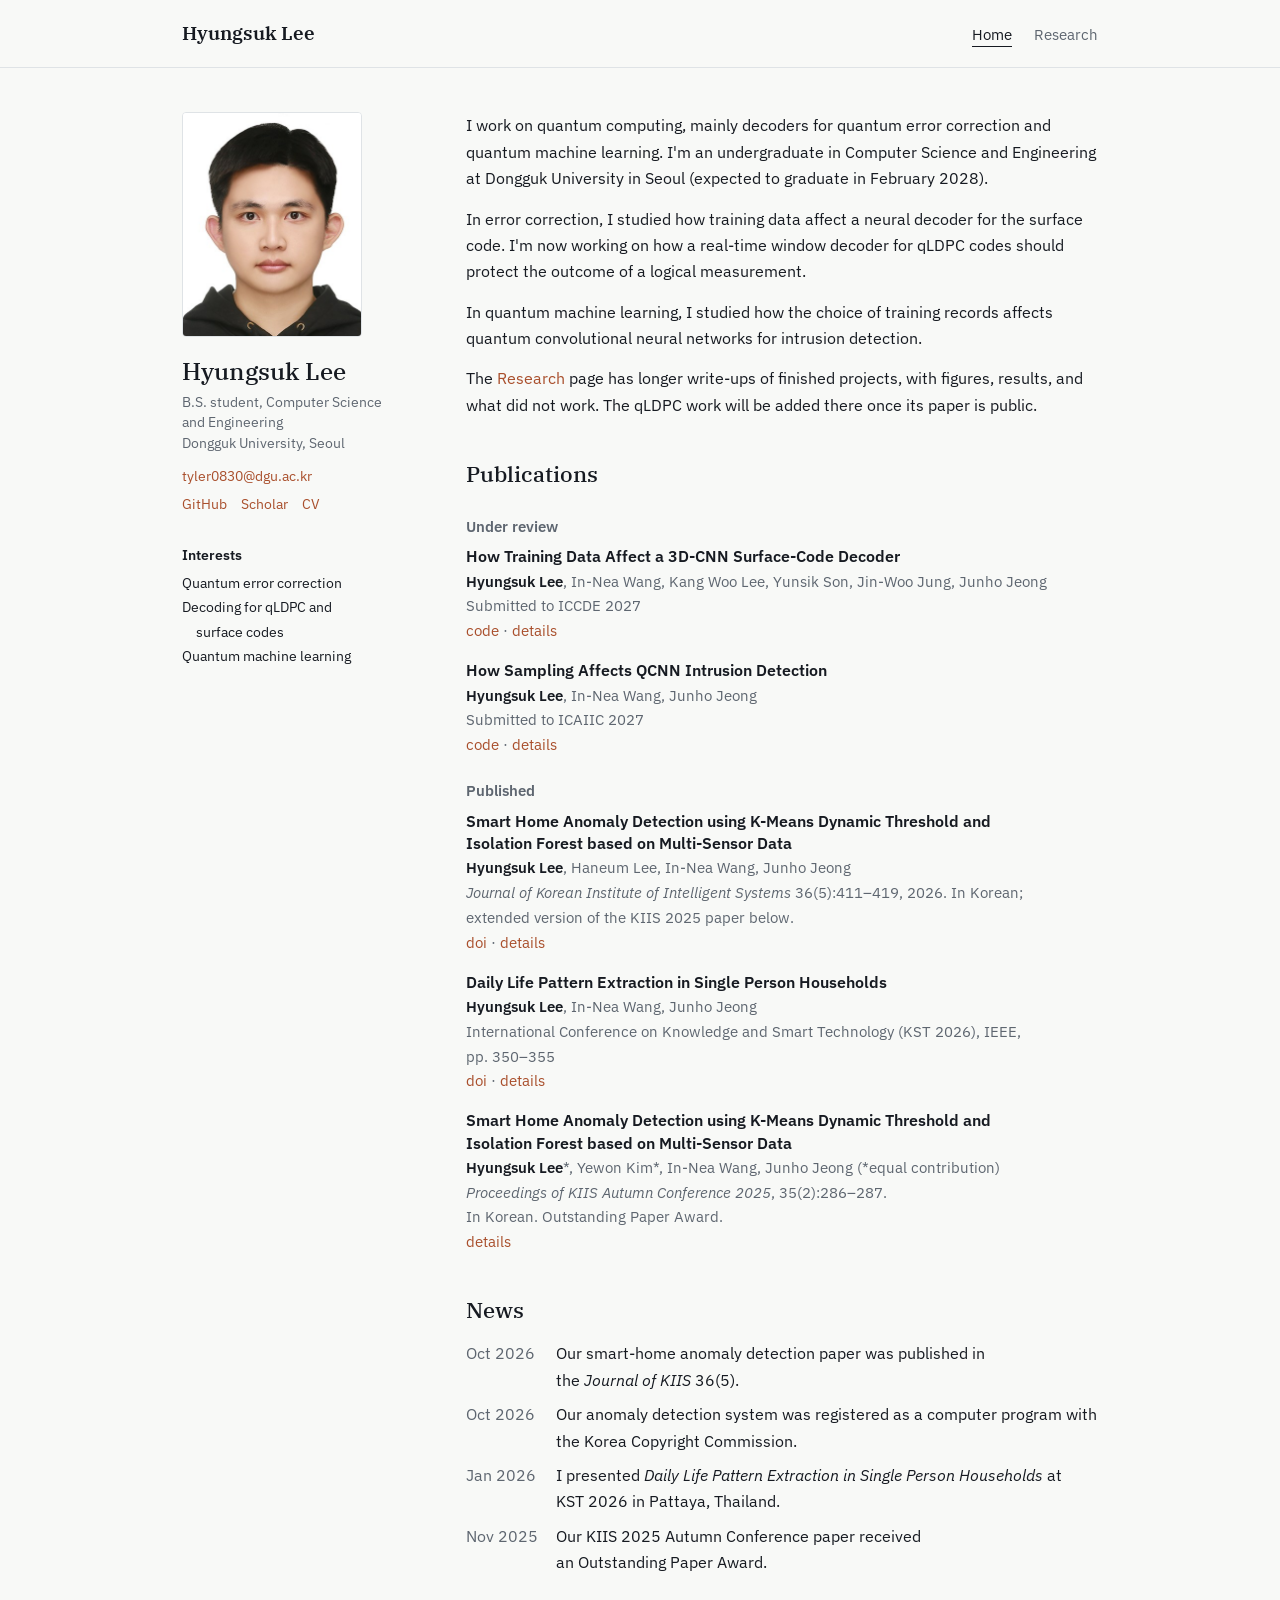
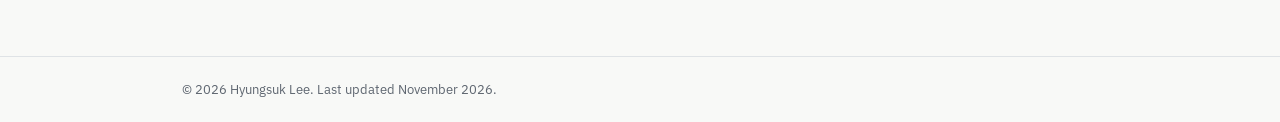
<file: index.html>
<!DOCTYPE html><html lang="en"><head><meta charset="utf-8"><meta name="viewport" content="width=device-width, initial-scale=1"><title>Hyungsuk Lee</title><meta name="description" content="Hyungsuk Lee, an undergraduate in Computer Science and Engineering at Dongguk University working on quantum computing."><link rel="canonical" href="https://ansis.dev/"><link rel="icon" href="/favicon.svg" type="image/svg+xml"><meta property="og:title" content="Hyungsuk Lee"><meta property="og:description" content="Hyungsuk Lee, an undergraduate in Computer Science and Engineering at Dongguk University working on quantum computing."><meta property="og:type" content="website"><meta property="og:url" content="https://ansis.dev/"><meta property="og:image" content="https://ansis.dev/og.png"><meta property="og:image:width" content="600"><meta property="og:image:height" content="600"><meta name="twitter:card" content="summary"><link rel="preconnect" href="https://fonts.googleapis.com"><link rel="preconnect" href="https://fonts.gstatic.com" crossorigin><link rel="stylesheet" href="https://fonts.googleapis.com/css2?family=IBM+Plex+Serif:ital,wght@0,500;0,600;1,500&family=IBM+Plex+Sans:ital,wght@0,400;0,600;1,400&display=swap"><link rel="stylesheet" href="/_astro/Base.CQFf3bfv.css"></head><body><header class="top"><div class="in"><a class="brand" href="/">Hyungsuk Lee</a><nav><a href="/" aria-current="page">Home</a><a href="/research/">Research</a></nav></div></header><div class="home"><aside class="side"><img class="photo" src="/profile.jpg" alt="Hyungsuk Lee" width="180" height="225"><h1>Hyungsuk Lee</h1><p class="role">B.S. student, Computer Science and Engineering<br>Dongguk University, Seoul</p><a class="mail" href="mailto:tyler0830@dgu.ac.kr">tyler0830@dgu.ac.kr</a><div class="links"><a href="https://github.com/ansis03">GitHub</a><a href="https://scholar.google.com/citations?user=LSLxHIwAAAAJ">Scholar</a><a href="/cv.pdf">CV</a></div><h2>Interests</h2><ul><li>Quantum error correction</li><li>Decoding for qLDPC and surface codes</li><li>Quantum machine learning</li></ul></aside><main class="main"><section class="bio"><p>I work on quantum computing, mainly decoders for quantum error correction and quantum machine learning. I'm&nbsp;an&nbsp;undergraduate in Computer Science and Engineering at Dongguk&nbsp;University in&nbsp;Seoul (expected to graduate in February&nbsp;2028).</p><p>In error correction, I studied how training data affect a neural decoder for the surface code. I'm now working on how a <span class="nw">real-time</span> window decoder for qLDPC codes should protect the outcome of a logical measurement.</p><p>In quantum machine learning, I studied how the choice of training records affects quantum convolutional neural networks for intrusion detection.</p><p>The <a href="/research/">Research</a> page has longer write-ups of finished projects, with figures, results, and what did not work. The qLDPC work will be added there once its paper is public.</p></section><h2>Publications</h2><h3>Under review</h3><div class="pub"><p class="t">How Training Data Affect a 3D-⁠CNN Surface-⁠Code Decoder</p><p class="au"><b>Hyungsuk Lee</b>, In-Nea Wang, Kang Woo Lee, Yunsik Son, Jin-Woo Jung, Junho Jeong</p><p class="v">Submitted to ICCDE 2027</p><p class="l"><a href="https://github.com/ansis03/qec-decoder-training-data">code</a><a href="/research/decoder-training-data/">details</a></p></div><div class="pub"><p class="t">How Sampling Affects QCNN Intrusion Detection</p><p class="au"><b>Hyungsuk Lee</b>, In-Nea Wang, Junho Jeong</p><p class="v">Submitted to ICAIIC 2027</p><p class="l"><a href="https://github.com/ansis03/qcnn-intrusion-detection-benchmark">code</a><a href="/research/qcnn-sampling/">details</a></p></div><h3>Published</h3><div class="pub"><p class="t">Smart Home Anomaly Detection using K-⁠Means Dynamic Threshold and Isolation Forest based on Multi-⁠Sensor Data</p><p class="au"><b>Hyungsuk Lee</b>, Haneum Lee, In-Nea Wang, Junho Jeong</p><p class="v"><i>Journal of Korean Institute of Intelligent Systems</i> 36(5):411–419, 2026. In Korean; extended version of the KIIS 2025 paper below.</p><p class="l"><a href="https://doi.org/10.5391/JKIIS.2026.36.5.411">doi</a><a href="/research/context-aware-anomaly-detection/">details</a></p></div><div class="pub"><p class="t">Daily Life Pattern Extraction in Single Person Households</p><p class="au"><b>Hyungsuk Lee</b>, In-Nea Wang, Junho Jeong</p><p class="v">International Conference on Knowledge and Smart Technology (KST 2026), IEEE, pp. 350–355</p><p class="l"><a href="https://doi.org/10.1109/KST67832.2026.11431865">doi</a><a href="/research/context-aware-anomaly-detection/">details</a></p></div><div class="pub"><p class="t">Smart Home Anomaly Detection using K-⁠Means Dynamic Threshold and Isolation Forest based on Multi-⁠Sensor Data</p><p class="au"><b>Hyungsuk Lee</b>*, Yewon Kim*, In-Nea Wang, Junho Jeong (*equal contribution)</p><p class="v"><i>Proceedings of KIIS Autumn Conference 2025</i>, 35(2):286–287. In Korean. Outstanding Paper Award.</p><p class="l"><a href="/research/context-aware-anomaly-detection/">details</a></p></div><h2>News</h2><ul class="news"><li><span class="d">Oct 2026</span><span>Our smart-home anomaly detection paper was published in the <i>Journal of KIIS</i> 36(5).</span></li><li><span class="d">Oct 2026</span><span>Our anomaly detection system was registered as a computer program with the Korea Copyright Commission.</span></li><li><span class="d">Jan 2026</span><span>I presented <i>Daily Life Pattern Extraction in Single Person Households</i> at KST 2026 in Pattaya, Thailand.</span></li><li><span class="d">Nov 2025</span><span>Our KIIS 2025 Autumn Conference paper received an Outstanding Paper Award.</span></li></ul></main></div><footer><div class="in">© 2026 Hyungsuk Lee. Last updated November 2026.</div></footer></body></html>
</file>
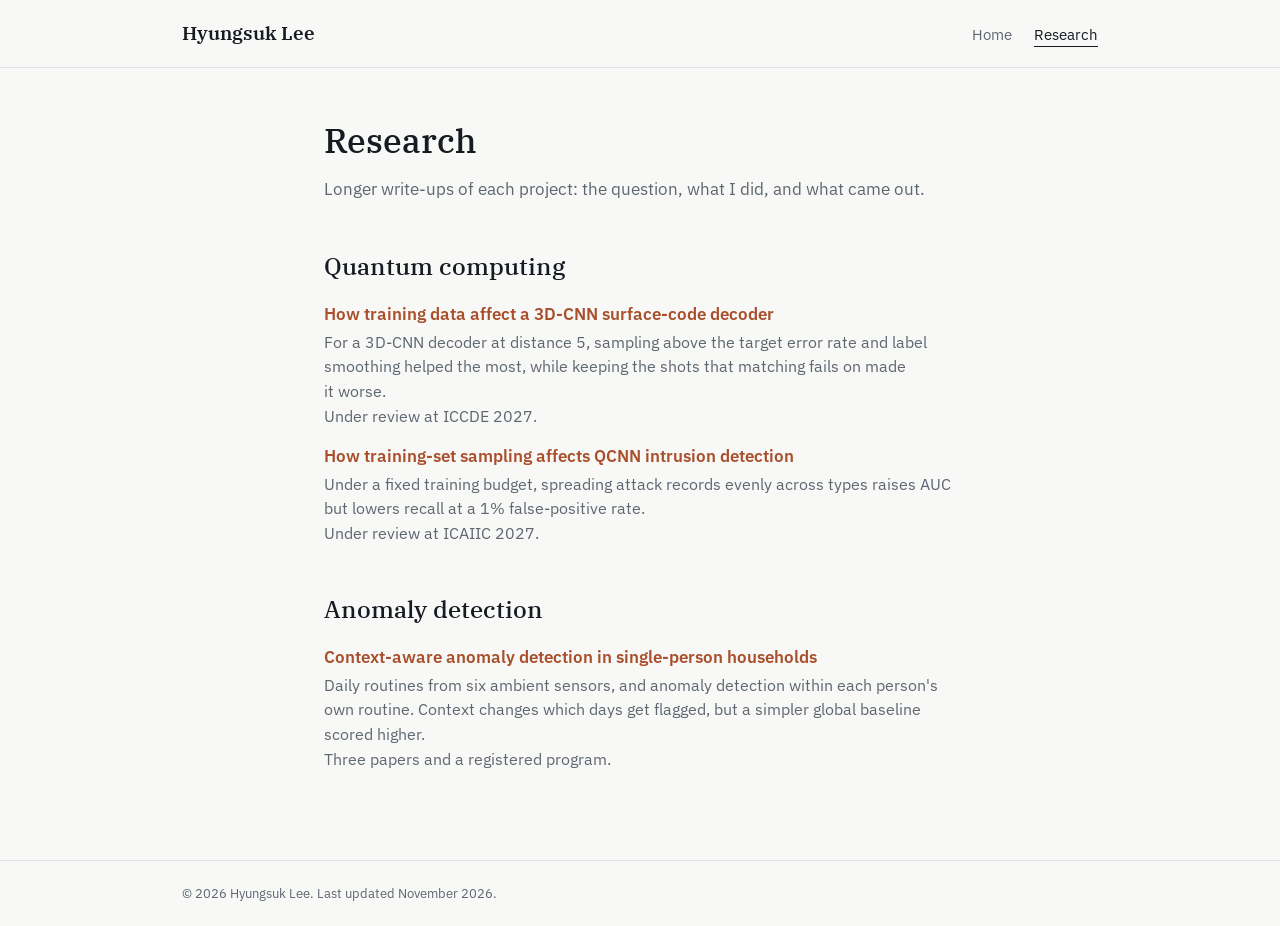
<file: research/index.html>
<!DOCTYPE html><html lang="en"><head><meta charset="utf-8"><meta name="viewport" content="width=device-width, initial-scale=1"><title>Research · Hyungsuk Lee</title><meta name="description" content="Research by Hyungsuk Lee: quantum error correction, quantum machine learning, and anomaly detection from ambient sensors."><link rel="canonical" href="https://ansis.dev/research/"><link rel="icon" href="/favicon.svg" type="image/svg+xml"><meta property="og:title" content="Research · Hyungsuk Lee"><meta property="og:description" content="Research by Hyungsuk Lee: quantum error correction, quantum machine learning, and anomaly detection from ambient sensors."><meta property="og:type" content="website"><meta property="og:url" content="https://ansis.dev/research/"><meta property="og:image" content="https://ansis.dev/og.png"><meta property="og:image:width" content="600"><meta property="og:image:height" content="600"><meta name="twitter:card" content="summary"><link rel="preconnect" href="https://fonts.googleapis.com"><link rel="preconnect" href="https://fonts.gstatic.com" crossorigin><link rel="stylesheet" href="https://fonts.googleapis.com/css2?family=IBM+Plex+Serif:ital,wght@0,500;0,600;1,500&family=IBM+Plex+Sans:ital,wght@0,400;0,600;1,400&display=swap"><link rel="stylesheet" href="/_astro/Base.CQFf3bfv.css"></head><body><header class="top"><div class="in"><a class="brand" href="/">Hyungsuk Lee</a><nav><a href="/">Home</a><a href="/research/" aria-current="page">Research</a></nav></div></header><div class="post rlist"><h1>Research</h1><p class="intro">Longer write-ups of each project: the question, what I did, and what came out.</p><section class="rgroup"><h2>Quantum computing</h2><div class="ritem"><p class="t"><a href="/research/decoder-training-data/">How training data affect a 3D-⁠CNN surface-⁠code decoder</a></p><p class="s">For a 3D-CNN decoder at distance 5, sampling above the target error rate and label smoothing helped the most, while keeping the shots that matching fails on made it worse.</p><p class="s st">Under review at ICCDE 2027.</p></div><div class="ritem"><p class="t"><a href="/research/qcnn-sampling/">How training-⁠set sampling affects QCNN intrusion detection</a></p><p class="s">Under a fixed training budget, spreading attack records evenly across types raises AUC but lowers recall at a 1% false-positive rate.</p><p class="s st">Under review at ICAIIC 2027.</p></div></section><section class="rgroup"><h2>Anomaly detection</h2><div class="ritem"><p class="t"><a href="/research/context-aware-anomaly-detection/">Context-⁠aware anomaly detection in single-⁠person households</a></p><p class="s">Daily routines from six ambient sensors, and anomaly detection within each person&#39;s own routine. Context changes which days get flagged, but a simpler global baseline scored higher.</p><p class="s st">Three papers and a registered program.</p></div></section></div><footer><div class="in">© 2026 Hyungsuk Lee. Last updated November 2026.</div></footer></body></html>
</file>
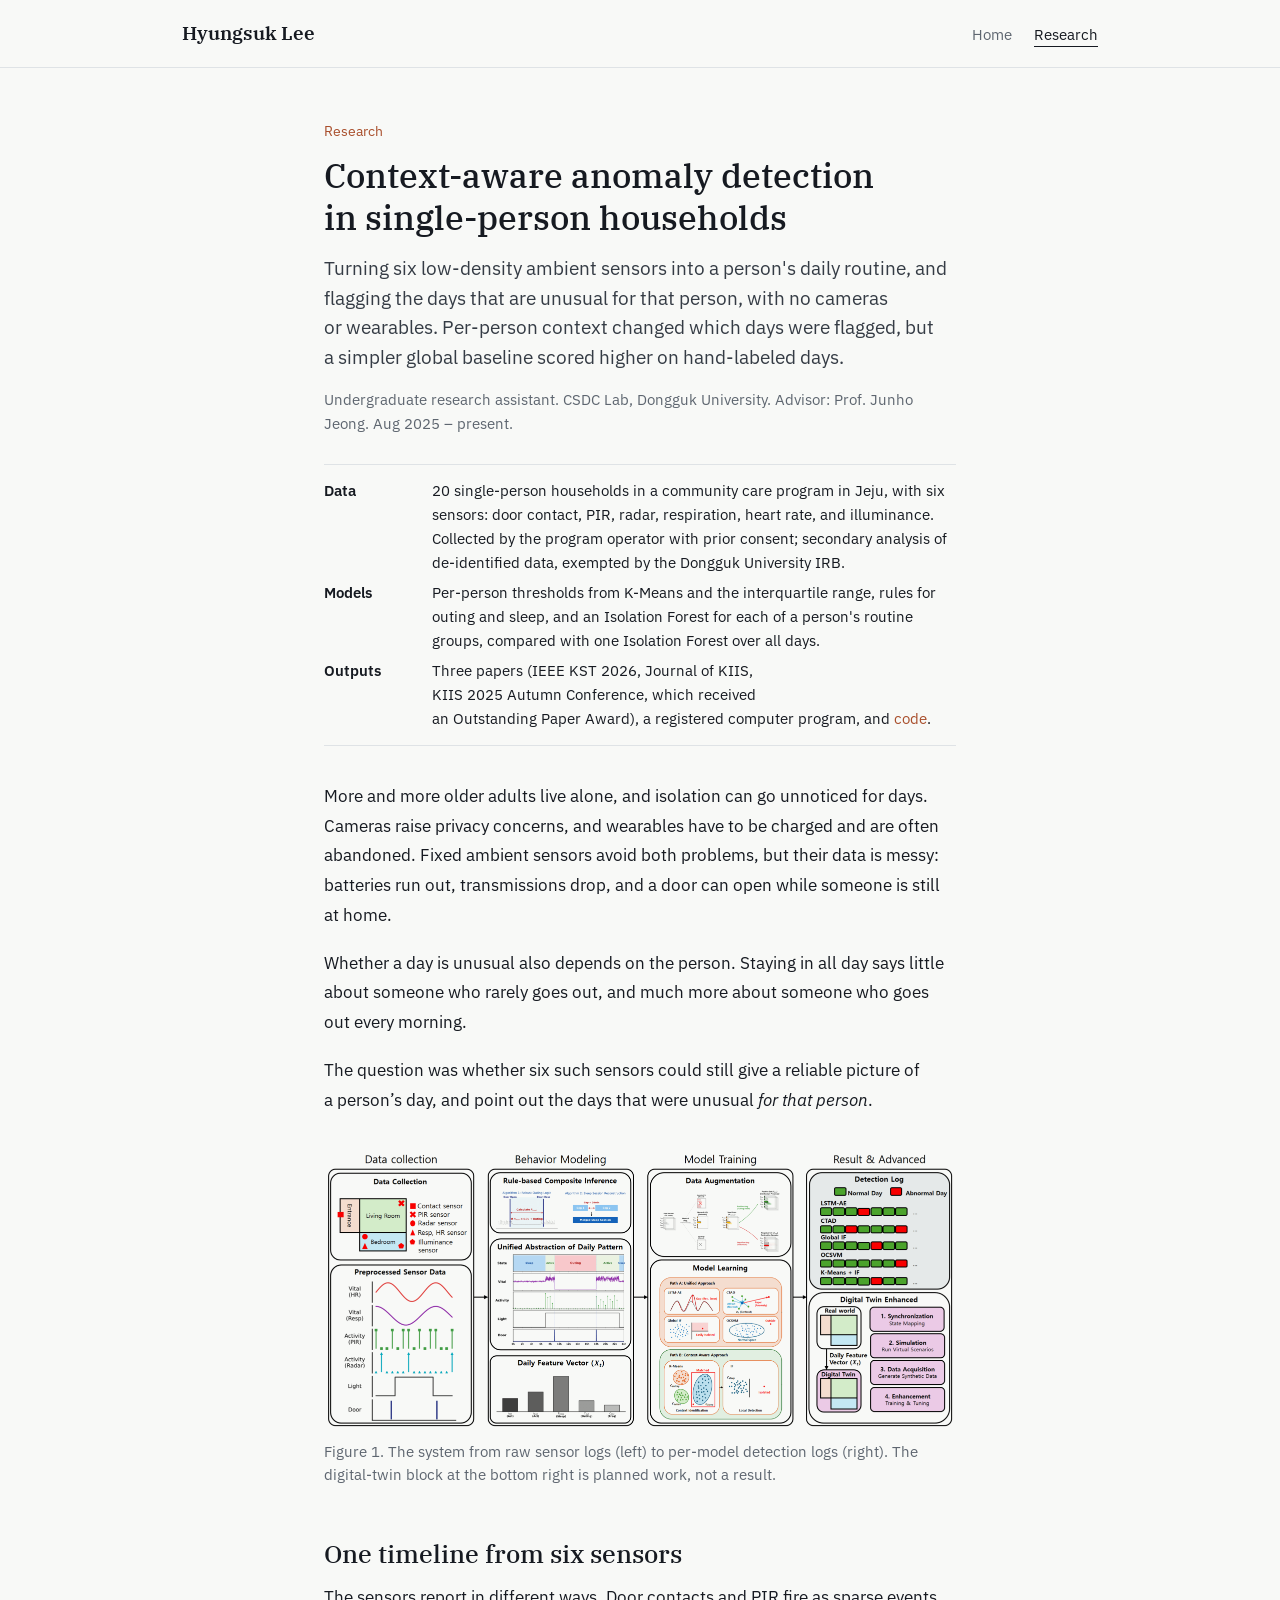
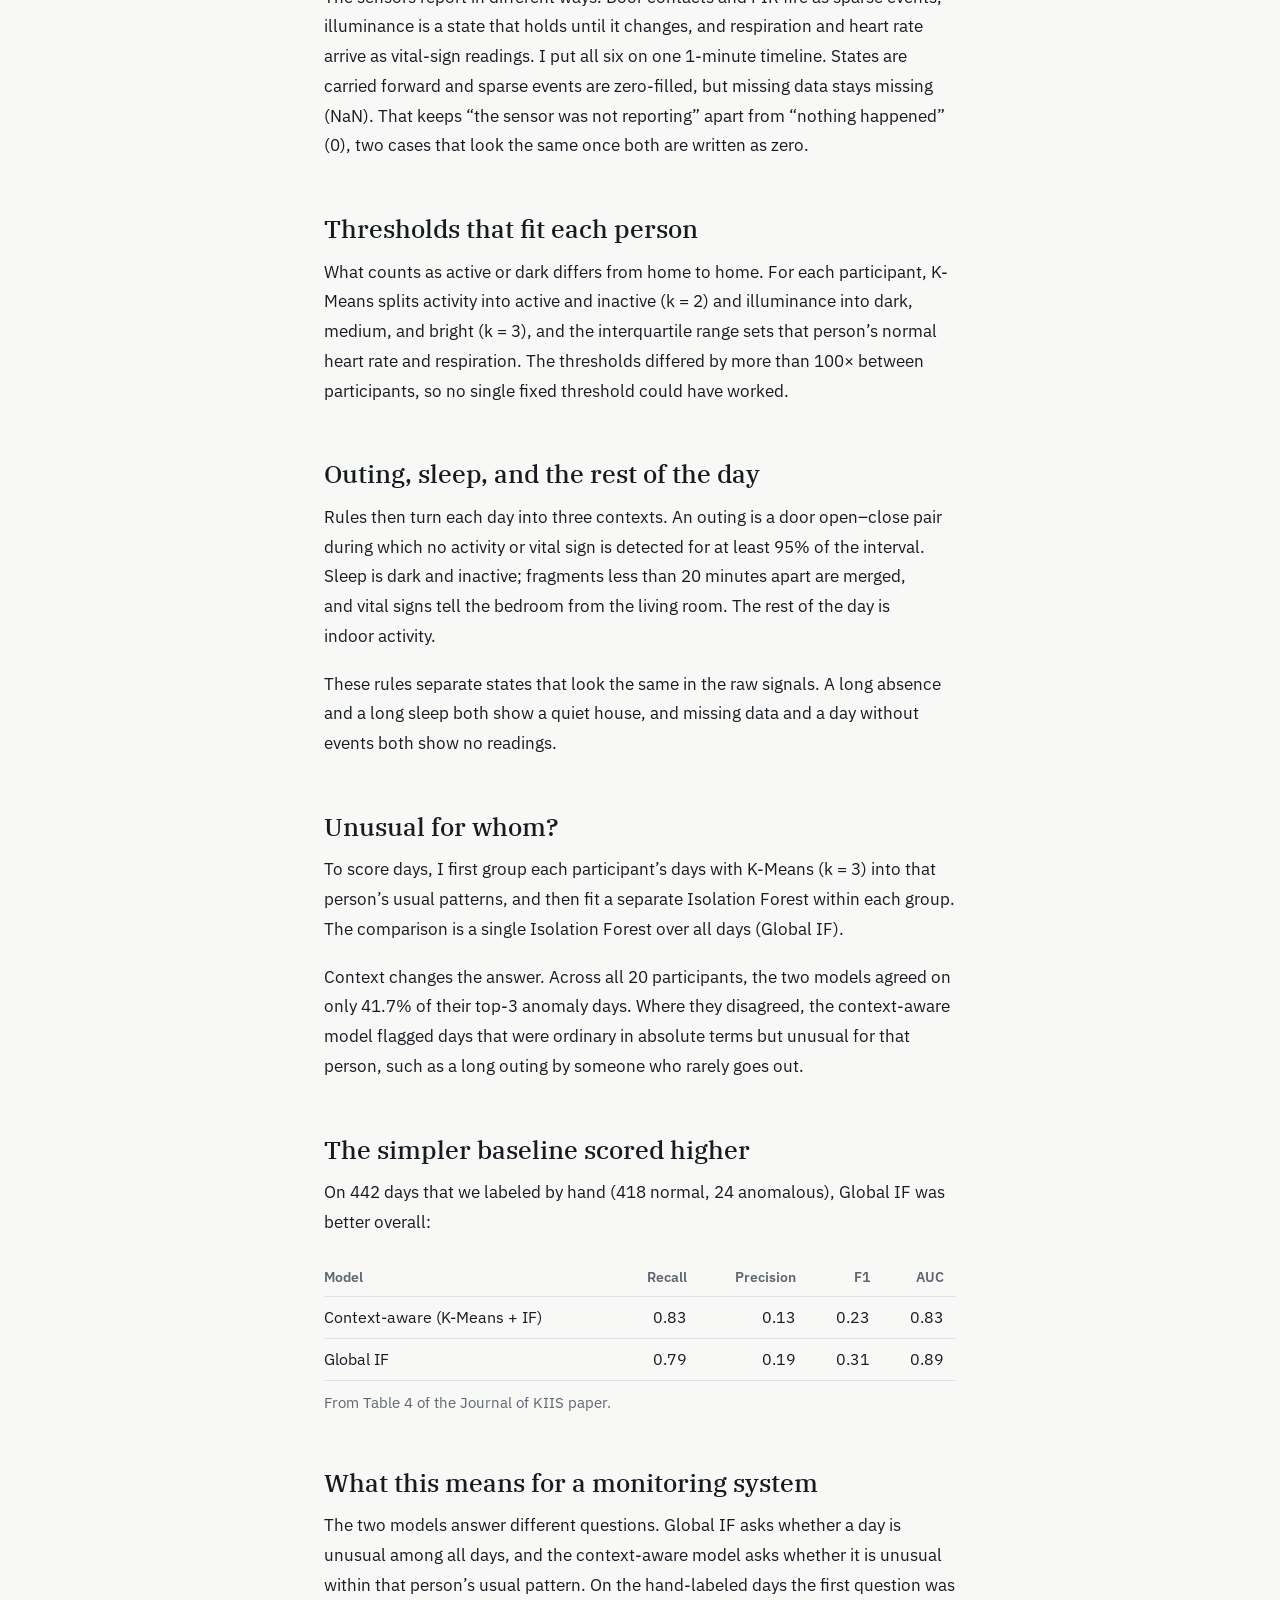
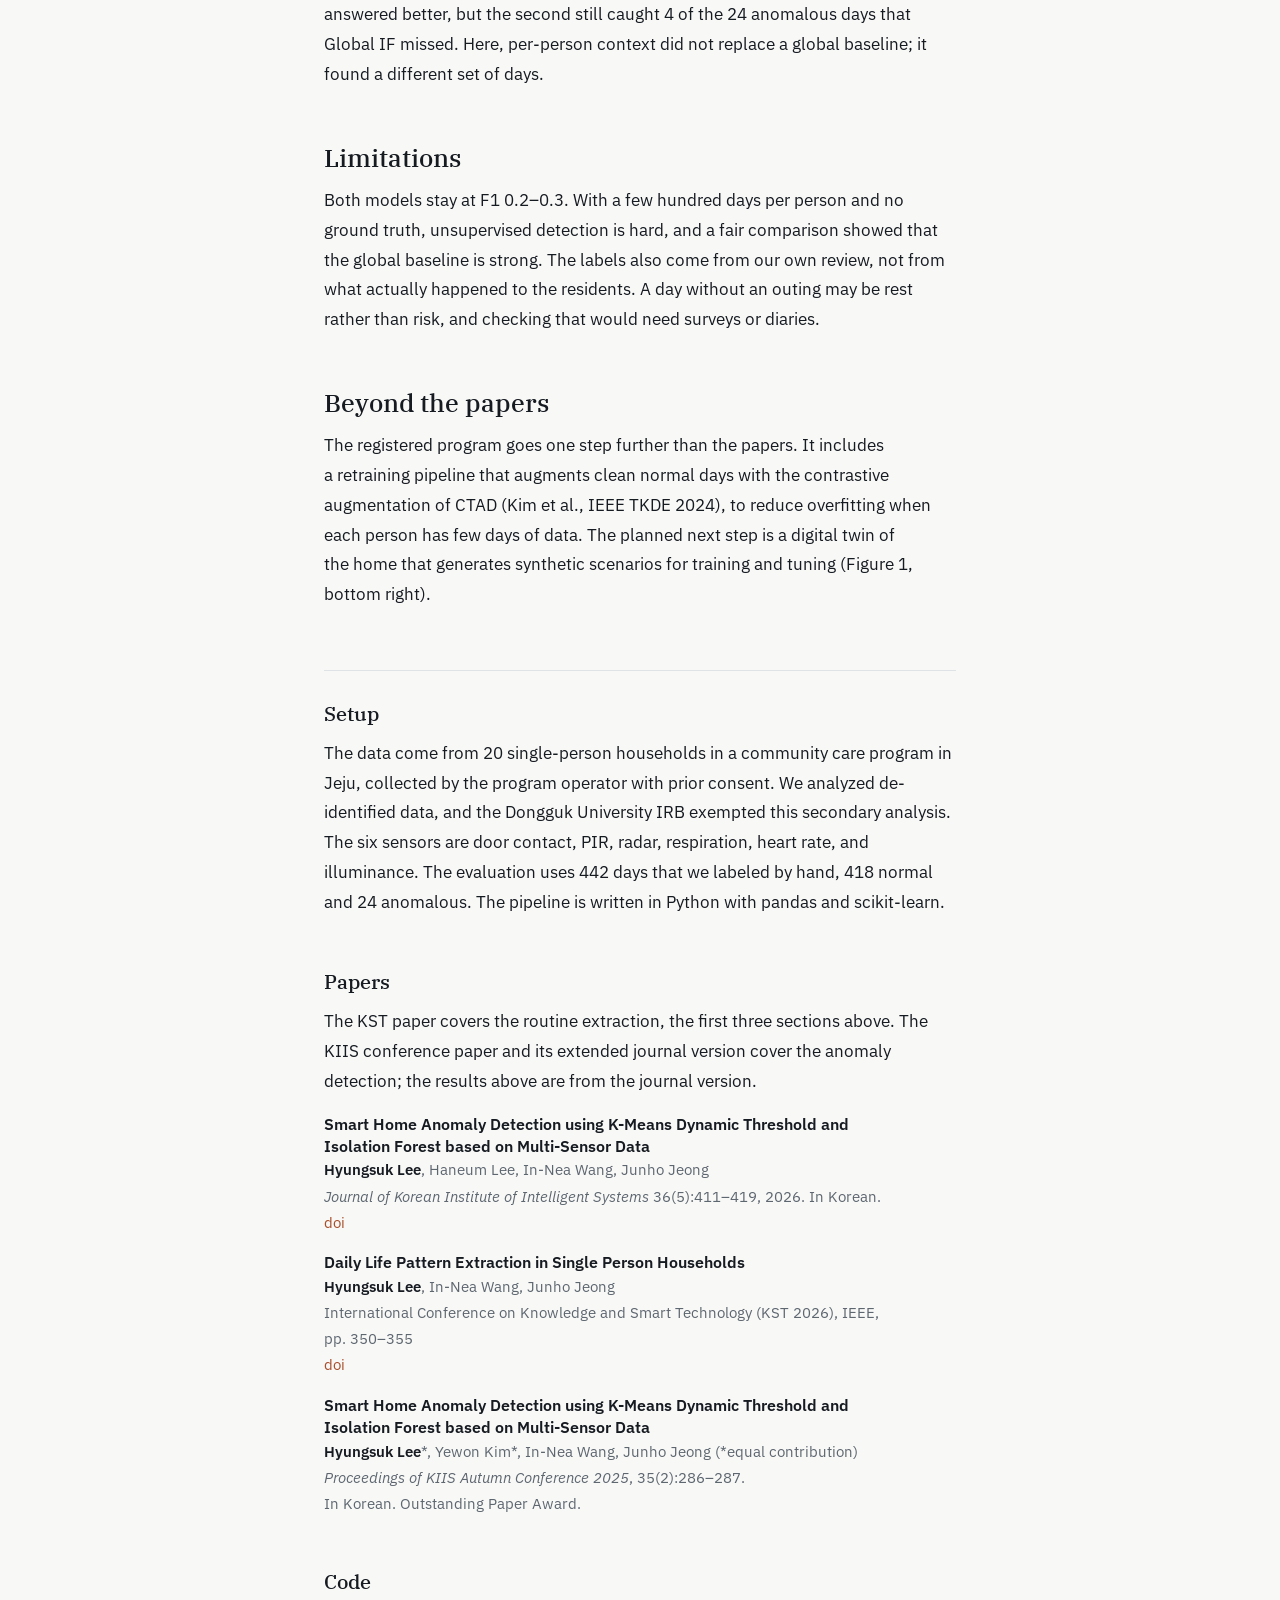
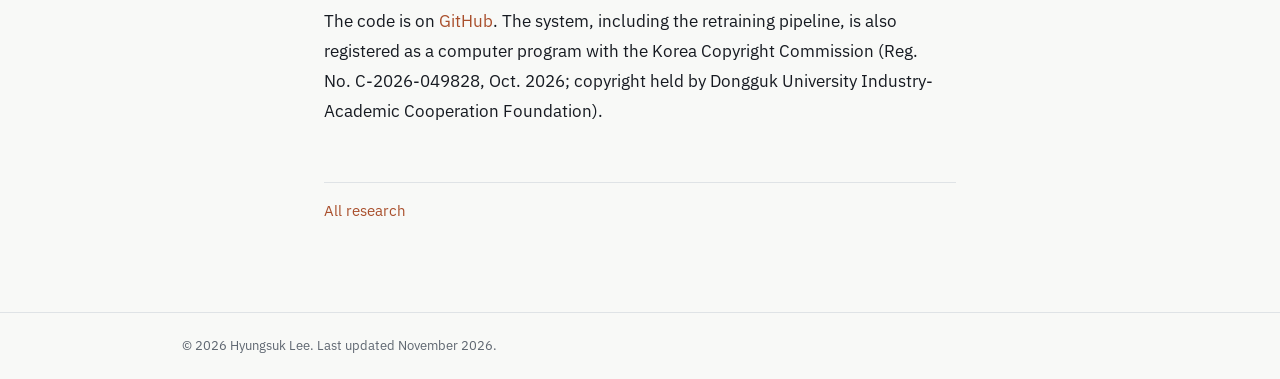
<file: research/context-aware-anomaly-detection/index.html>
<!DOCTYPE html><html lang="en"><head><meta charset="utf-8"><meta name="viewport" content="width=device-width, initial-scale=1"><title>Context-aware anomaly detection in single-person households · Hyungsuk Lee</title><meta name="description" content="Turning six low-density ambient sensors into a person's daily routine, and flagging the days that are unusual for that person, with no cameras or wearables. Per-person context changed which days were flagged, but a simpler global baseline scored higher on hand-labeled days."><link rel="canonical" href="https://ansis.dev/research/context-aware-anomaly-detection/"><link rel="icon" href="/favicon.svg" type="image/svg+xml"><meta property="og:title" content="Context-aware anomaly detection in single-person households · Hyungsuk Lee"><meta property="og:description" content="Turning six low-density ambient sensors into a person's daily routine, and flagging the days that are unusual for that person, with no cameras or wearables. Per-person context changed which days were flagged, but a simpler global baseline scored higher on hand-labeled days."><meta property="og:type" content="website"><meta property="og:url" content="https://ansis.dev/research/context-aware-anomaly-detection/"><meta property="og:image" content="https://ansis.dev/og.png"><meta property="og:image:width" content="600"><meta property="og:image:height" content="600"><meta name="twitter:card" content="summary"><link rel="preconnect" href="https://fonts.googleapis.com"><link rel="preconnect" href="https://fonts.gstatic.com" crossorigin><link rel="stylesheet" href="https://fonts.googleapis.com/css2?family=IBM+Plex+Serif:ital,wght@0,500;0,600;1,500&family=IBM+Plex+Sans:ital,wght@0,400;0,600;1,400&display=swap"><link rel="stylesheet" href="/_astro/Base.CQFf3bfv.css"><style>.prose img.zoomable{cursor:zoom-in}.zoom-overlay{z-index:100;opacity:0;cursor:zoom-out;background:#f8f9f7f7;transition:opacity .25s;position:fixed;inset:0}.zoom-overlay.on{opacity:1}.zoom-img{z-index:101;transform-origin:50%;cursor:zoom-out;max-width:none;margin:0;transition:transform .25s;position:fixed}@media (prefers-reduced-motion:reduce){.zoom-overlay,.zoom-img{transition:none}}
</style></head><body><header class="top"><div class="in"><a class="brand" href="/">Hyungsuk Lee</a><nav><a href="/">Home</a><a href="/research/" aria-current="page">Research</a></nav></div></header><article class="post"><header><p class="crumb"><a href="/research/">Research</a></p><h1>Context-⁠aware anomaly detection in single-⁠person households</h1><p class="dek">Turning six low-density ambient sensors into a person&#39;s daily routine, and flagging the days that are unusual for that person, with no cameras or wearables. Per-person context changed which days were flagged, but a simpler global baseline scored higher on hand-labeled days.</p><p class="meta">Undergraduate research assistant. CSDC Lab, Dongguk University. Advisor: Prof. Junho Jeong. Aug 2025 – present.</p></header><dl class="glance"><dt>Data</dt><dd>20 single-person households in a community care program in Jeju, with six sensors: door contact, PIR, radar, respiration, heart rate, and illuminance. Collected by the program operator with prior consent; secondary analysis of de-identified data, exempted by the Dongguk&nbsp;University IRB.</dd><dt>Models</dt><dd>Per-person thresholds from K-Means and the interquartile range, rules for outing and sleep, and an Isolation Forest for each of a person's routine groups, compared with one Isolation Forest over all days.</dd><dt>Outputs</dt><dd>Three papers (IEEE KST 2026, Journal of KIIS, KIIS&nbsp;2025&nbsp;Autumn&nbsp;Conference, which received an&nbsp;Outstanding&nbsp;Paper&nbsp;Award), a&nbsp;registered computer program, and <a href="https://github.com/ansis03/context-aware-anomaly-detection">code</a>.</dd></dl><div class="prose"><p>More and more older adults live alone, and isolation can go unnoticed for days. Cameras raise privacy concerns, and wearables have to be charged and are often abandoned. Fixed ambient sensors avoid both problems, but their data is messy: batteries run out, transmissions drop, and a door can open while someone is still at home.</p>
<p>Whether a day is unusual also depends on the person. Staying in all day says little about someone who rarely goes out, and much more about someone who goes out every morning.</p>
<p>The question was whether six such sensors could still give a reliable picture of a person’s day, and point out the days that were unusual <em>for that person</em>.</p>
<figure>
  <a href="/img/overview.png"><img src="/img/overview.png" alt="Pipeline overview: data collection, behavior modeling, model training, results" width="2527" height="1113"></a>
  <figcaption>Figure 1. The system from raw sensor logs (left) to per-model detection logs (right). The digital-twin block at the bottom right is planned work, not a result.</figcaption>
</figure>
<h2 id="one-timeline-from-six-sensors">One timeline from six sensors</h2>
<p>The sensors report in different ways. Door contacts and PIR fire as sparse events, illuminance is a state that holds until it changes, and respiration and heart rate arrive as vital-sign readings. I put all six on one 1-minute timeline. States are carried forward and sparse events are zero-filled, but missing data stays missing (NaN). That keeps “the sensor was not reporting” apart from “nothing happened” (0), two cases that look the same once both are written as zero.</p>
<h2 id="thresholds-that-fit-each-person">Thresholds that fit each person</h2>
<p>What counts as active or dark differs from home to home. For each participant, K-Means splits activity into active and inactive (k = 2) and illuminance into dark, medium, and bright (k = 3), and the interquartile range sets that person’s normal heart rate and respiration. The thresholds differed by more than 100× between participants, so no single fixed threshold could have worked.</p>
<h2 id="outing-sleep-and-the-rest-of-the-day">Outing, sleep, and the rest of the day</h2>
<p>Rules then turn each day into three contexts. An outing is a door open–close pair during which no activity or vital sign is detected for at least 95% of the interval. Sleep is dark and inactive; fragments less than 20 minutes apart are merged, and vital signs tell the bedroom from the living room. The rest of the day is indoor activity.</p>
<p>These rules separate states that look the same in the raw signals. A long absence and a long sleep both show a quiet house, and missing data and a day without events both show no readings.</p>
<h2 id="unusual-for-whom">Unusual for whom?</h2>
<p>To score days, I first group each participant’s days with K-Means (k = 3) into that person’s usual patterns, and then fit a separate Isolation Forest within each group. The comparison is a single Isolation Forest over all days (Global IF).</p>
<p>Context changes the answer. Across all 20 participants, the two models agreed on only 41.7% of their top-3 anomaly days. Where they disagreed, the context-aware model flagged days that were ordinary in absolute terms but unusual for that person, such as a long outing by someone who rarely goes out.</p>
<h2 id="the-simpler-baseline-scored-higher">The simpler baseline scored higher</h2>
<p>On 442 days that we labeled by hand (418 normal, 24 anomalous), Global IF was better overall:</p>
<table>
<thead>
<tr>
<th>Model</th>
<th>Recall</th>
<th>Precision</th>
<th>F1</th>
<th>AUC</th>
</tr>
</thead>
<tbody>
<tr>
<td>Context-aware (K-Means + IF)</td>
<td>0.83</td>
<td>0.13</td>
<td>0.23</td>
<td>0.83</td>
</tr>
<tr>
<td>Global IF</td>
<td>0.79</td>
<td>0.19</td>
<td>0.31</td>
<td>0.89</td>
</tr>
</tbody>
</table>
<p class="tnote">From Table 4 of the Journal of KIIS paper.</p>
<h2 id="what-this-means-for-a-monitoring-system">What this means for a monitoring system</h2>
<p>The two models answer different questions. Global IF asks whether a day is unusual among all days, and the context-aware model asks whether it is unusual within that person’s usual pattern. On the hand-labeled days the first question was answered better, but the second still caught 4 of the 24 anomalous days that Global IF missed. Here, per-person context did not replace a global baseline; it found a different set of days.</p>
<h2 id="limitations">Limitations</h2>
<p>Both models stay at F1 0.2–0.3. With a few hundred days per person and no ground truth, unsupervised detection is hard, and a fair comparison showed that the global baseline is strong. The labels also come from our own review, not from what actually happened to the residents. A day without an outing may be rest rather than risk, and checking that would need surveys or diaries.</p>
<h2 id="beyond-the-papers">Beyond the papers</h2>
<p>The registered program goes one step further than the papers. It includes a retraining pipeline that augments clean normal days with the contrastive augmentation of CTAD (Kim et al., IEEE TKDE 2024), to reduce overfitting when each person has few days of data. The planned next step is a digital twin of the home that generates synthetic scenarios for training and tuning (Figure 1, bottom right).</p>
<hr>
<h2 id="setup">Setup</h2>
<p>The data come from 20 single-person households in a community care program in Jeju, collected by the program operator with prior consent. We analyzed de-identified data, and the Dongguk University IRB exempted this secondary analysis. The six sensors are door contact, PIR, radar, respiration, heart rate, and illuminance. The evaluation uses 442 days that we labeled by hand, 418 normal and 24 anomalous. The pipeline is written in Python with pandas and scikit-learn.</p>
<h2 id="papers">Papers</h2>
<p>The KST paper covers the routine extraction, the first three sections above. The KIIS conference paper and its extended journal version cover the anomaly detection; the results above are from the journal version.</p>
<div class="pub">
  <p class="t">Smart Home Anomaly Detection using K-Means Dynamic Threshold and Isolation&nbsp;Forest based on Multi-Sensor Data</p>
  <p class="au"><b>Hyungsuk Lee</b>, Haneum Lee, In-Nea Wang, Junho Jeong</p>
  <p class="v"><i>Journal of Korean Institute of Intelligent Systems</i> 36(5):411–419, 2026. In&nbsp;Korean.</p>
  <p class="l"><a href="https://doi.org/10.5391/JKIIS.2026.36.5.411">doi</a></p>
</div>
<div class="pub">
  <p class="t">Daily Life Pattern Extraction in Single Person Households</p>
  <p class="au"><b>Hyungsuk Lee</b>, In-Nea Wang, Junho Jeong</p>
  <p class="v">International Conference on Knowledge and Smart Technology (KST 2026), IEEE, pp.&nbsp;350–355</p>
  <p class="l"><a href="https://doi.org/10.1109/KST67832.2026.11431865">doi</a></p>
</div>
<div class="pub">
  <p class="t">Smart Home Anomaly Detection using K-Means Dynamic Threshold and Isolation&nbsp;Forest based on Multi-Sensor Data</p>
  <p class="au"><b>Hyungsuk Lee</b>*, Yewon Kim*, In-Nea Wang, Junho Jeong (*equal contribution)</p>
  <p class="v"><i>Proceedings of KIIS Autumn Conference 2025</i>, 35(2):286–287. In&nbsp;Korean. Outstanding&nbsp;Paper&nbsp;Award.</p>
</div>
<h2 id="code">Code</h2>
<p>The code is on <a href="https://github.com/ansis03/context-aware-anomaly-detection">GitHub</a>. The system, including the retraining pipeline, is also registered as a computer program with the Korea Copyright Commission (Reg. No. C-2026-049828, Oct. 2026; copyright held by Dongguk University Industry-Academic Cooperation Foundation).</p>
</div><p class="back"><a href="/research/">All research</a></p></article><footer><div class="in">© 2026 Hyungsuk Lee. Last updated November 2026.</div></footer></body></html><script type="module">var e=window.matchMedia(`(prefers-reduced-motion: reduce)`).matches?0:250,t=null,n=0,r=``;function i(e){if(t)return;let i=e.getBoundingClientRect(),o=window.innerWidth,s=window.innerHeight,c=i.height/i.width,l=Math.min(o-48,e.naturalWidth),u=l*c;u>s-48&&(u=s-48,l=u/c);let d=l/i.width,f=o/2-(i.left+i.width/2),p=s/2-(i.top+i.height/2),m=document.createElement(`div`);m.className=`zoom-overlay`;let h=e.cloneNode();h.className=`zoom-img`,h.removeAttribute(`width`),h.removeAttribute(`height`),Object.assign(h.style,{left:`${i.left}px`,top:`${i.top}px`,width:`${i.width}px`,height:`${i.height}px`}),document.body.append(m,h),e.style.visibility=`hidden`,t={img:e,clone:h,overlay:m},n=window.scrollY,r=`${o}x${s}`,h.getBoundingClientRect(),m.classList.add(`on`),h.style.transform=`translate(${f}px, ${p}px) scale(${d})`,m.addEventListener(`click`,a),h.addEventListener(`click`,a)}function a(){if(!t)return;let{img:n,clone:r,overlay:i}=t;t=null,i.classList.remove(`on`),r.style.transform=``,setTimeout(()=>{r.remove(),i.remove(),n.style.visibility=``},e)}document.querySelectorAll(`.prose figure img`).forEach(e=>{e.classList.add(`zoomable`),e.addEventListener(`click`,t=>{t.preventDefault(),i(e)})}),document.addEventListener(`keydown`,e=>{e.key===`Escape`&&a()}),window.addEventListener(`scroll`,()=>{t&&Math.abs(window.scrollY-n)>40&&a()},{passive:!0}),window.addEventListener(`resize`,()=>{t&&`${window.innerWidth}x${window.innerHeight}`!==r&&a()});</script>
</file>
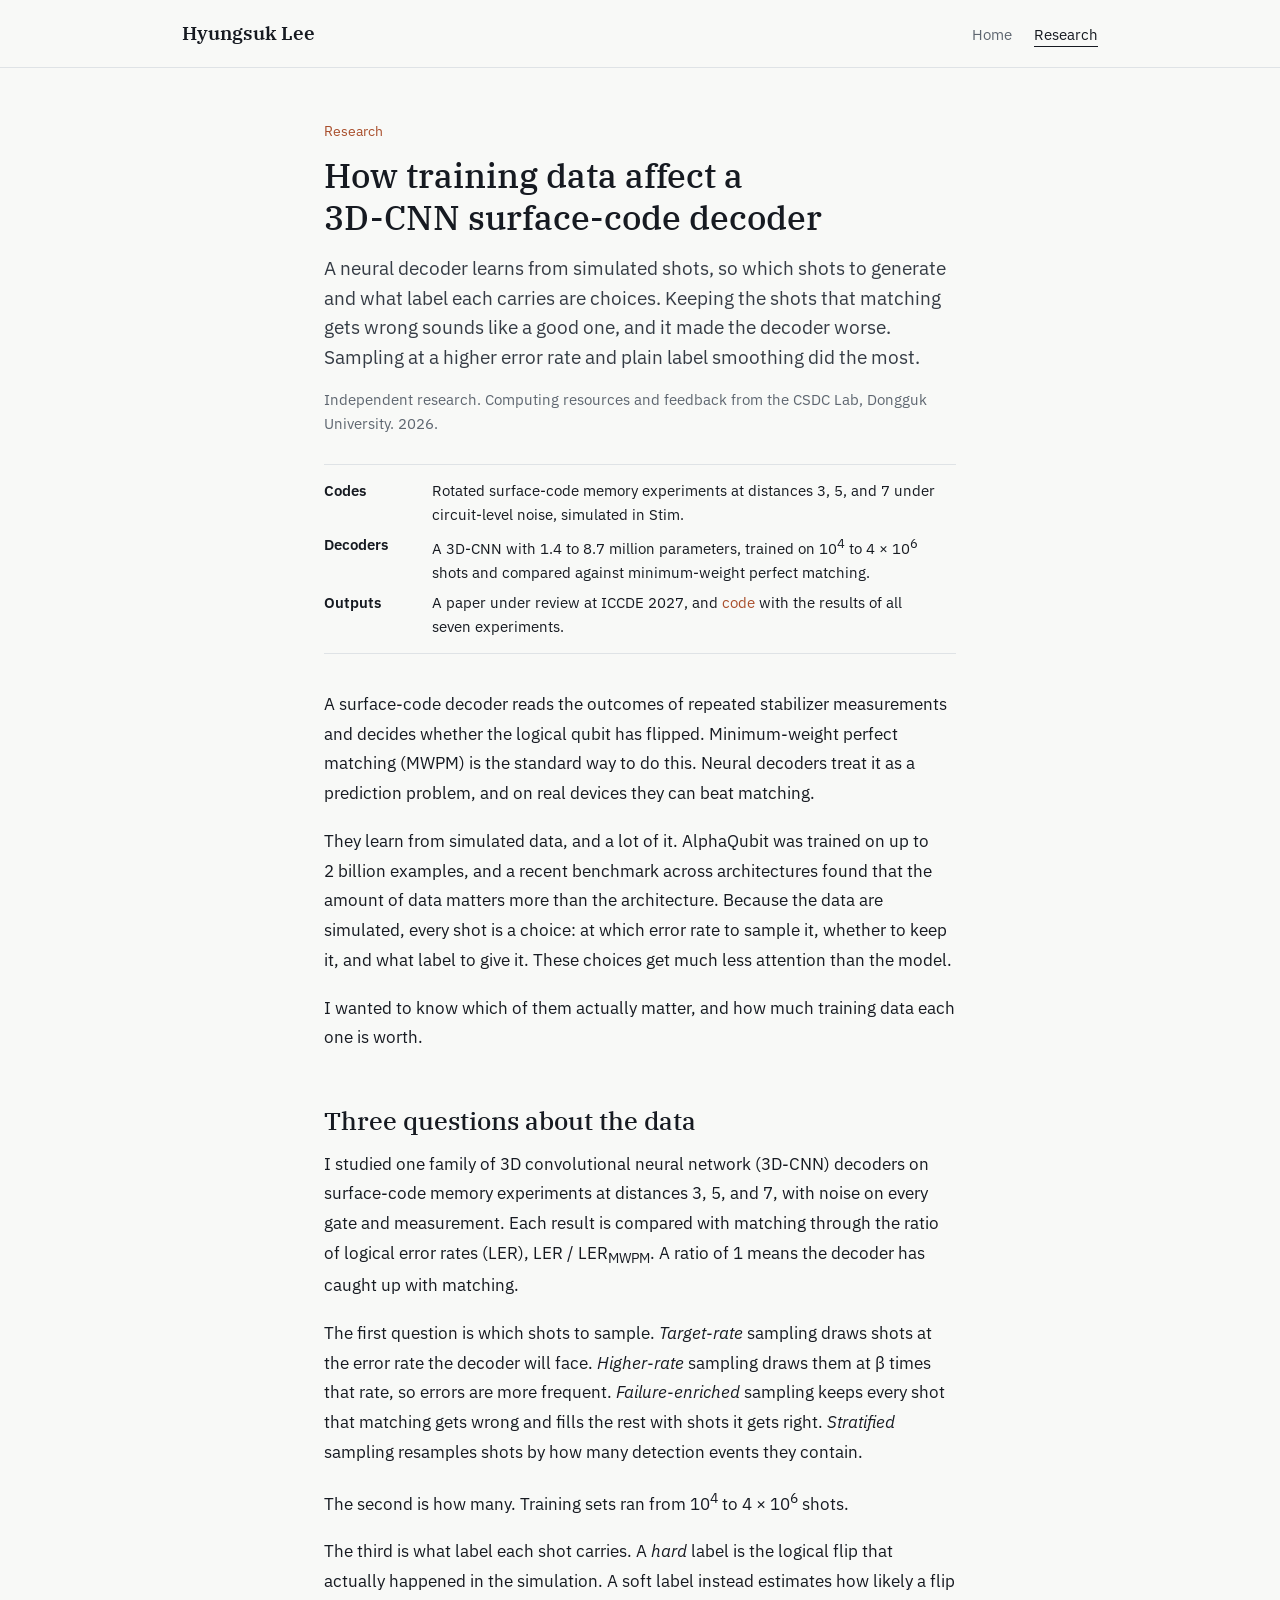
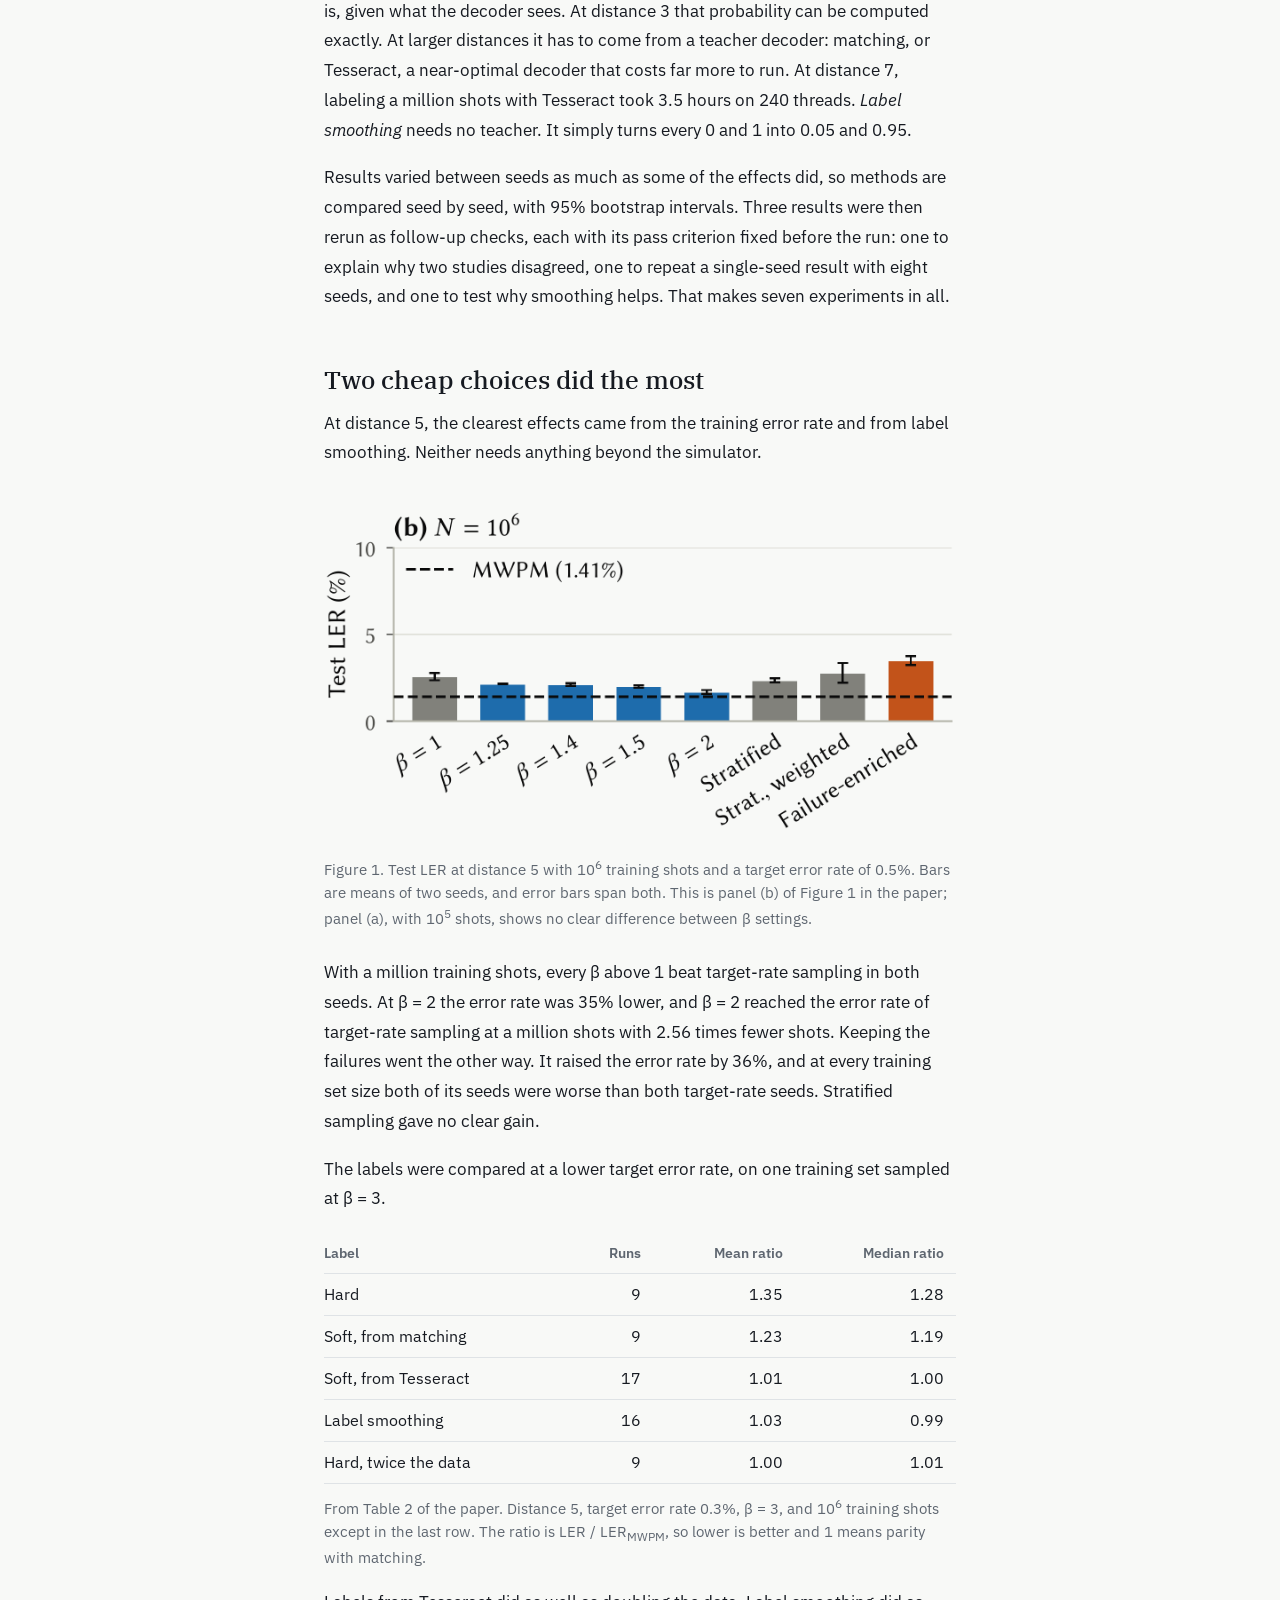
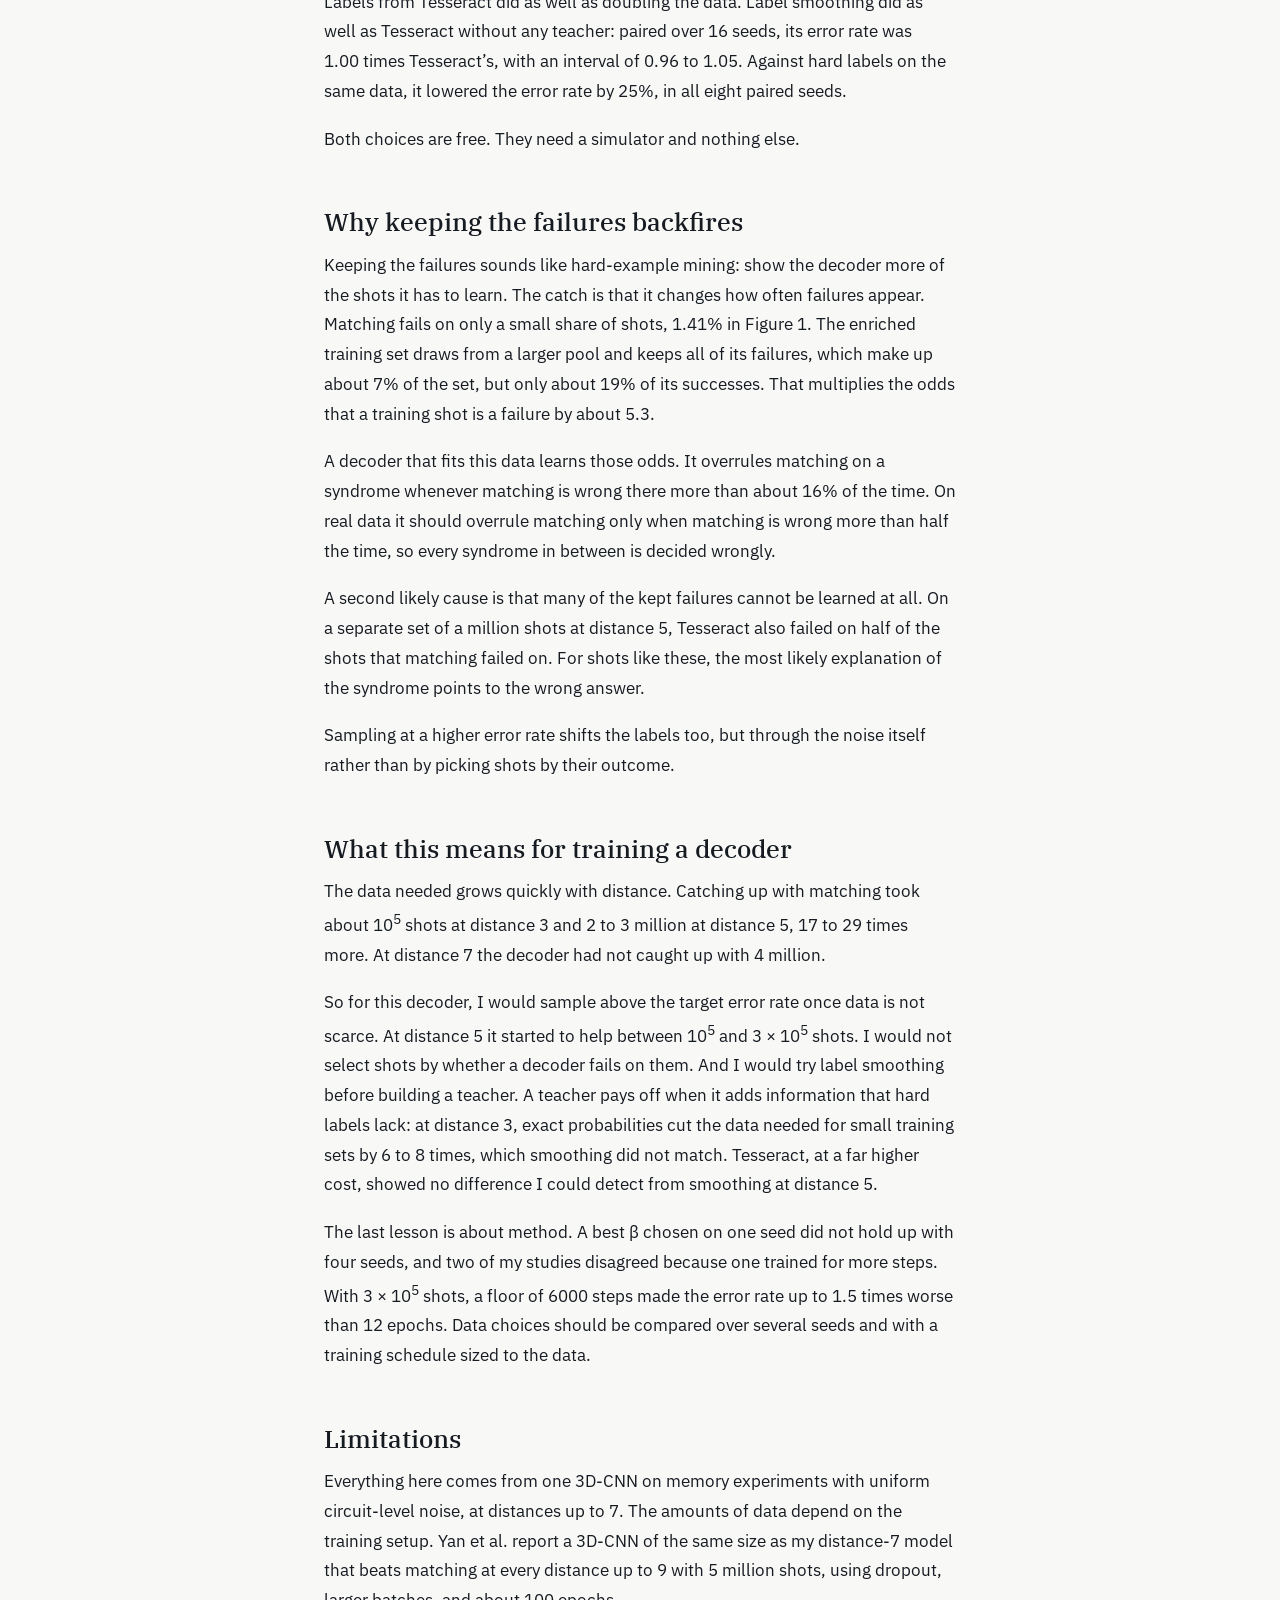
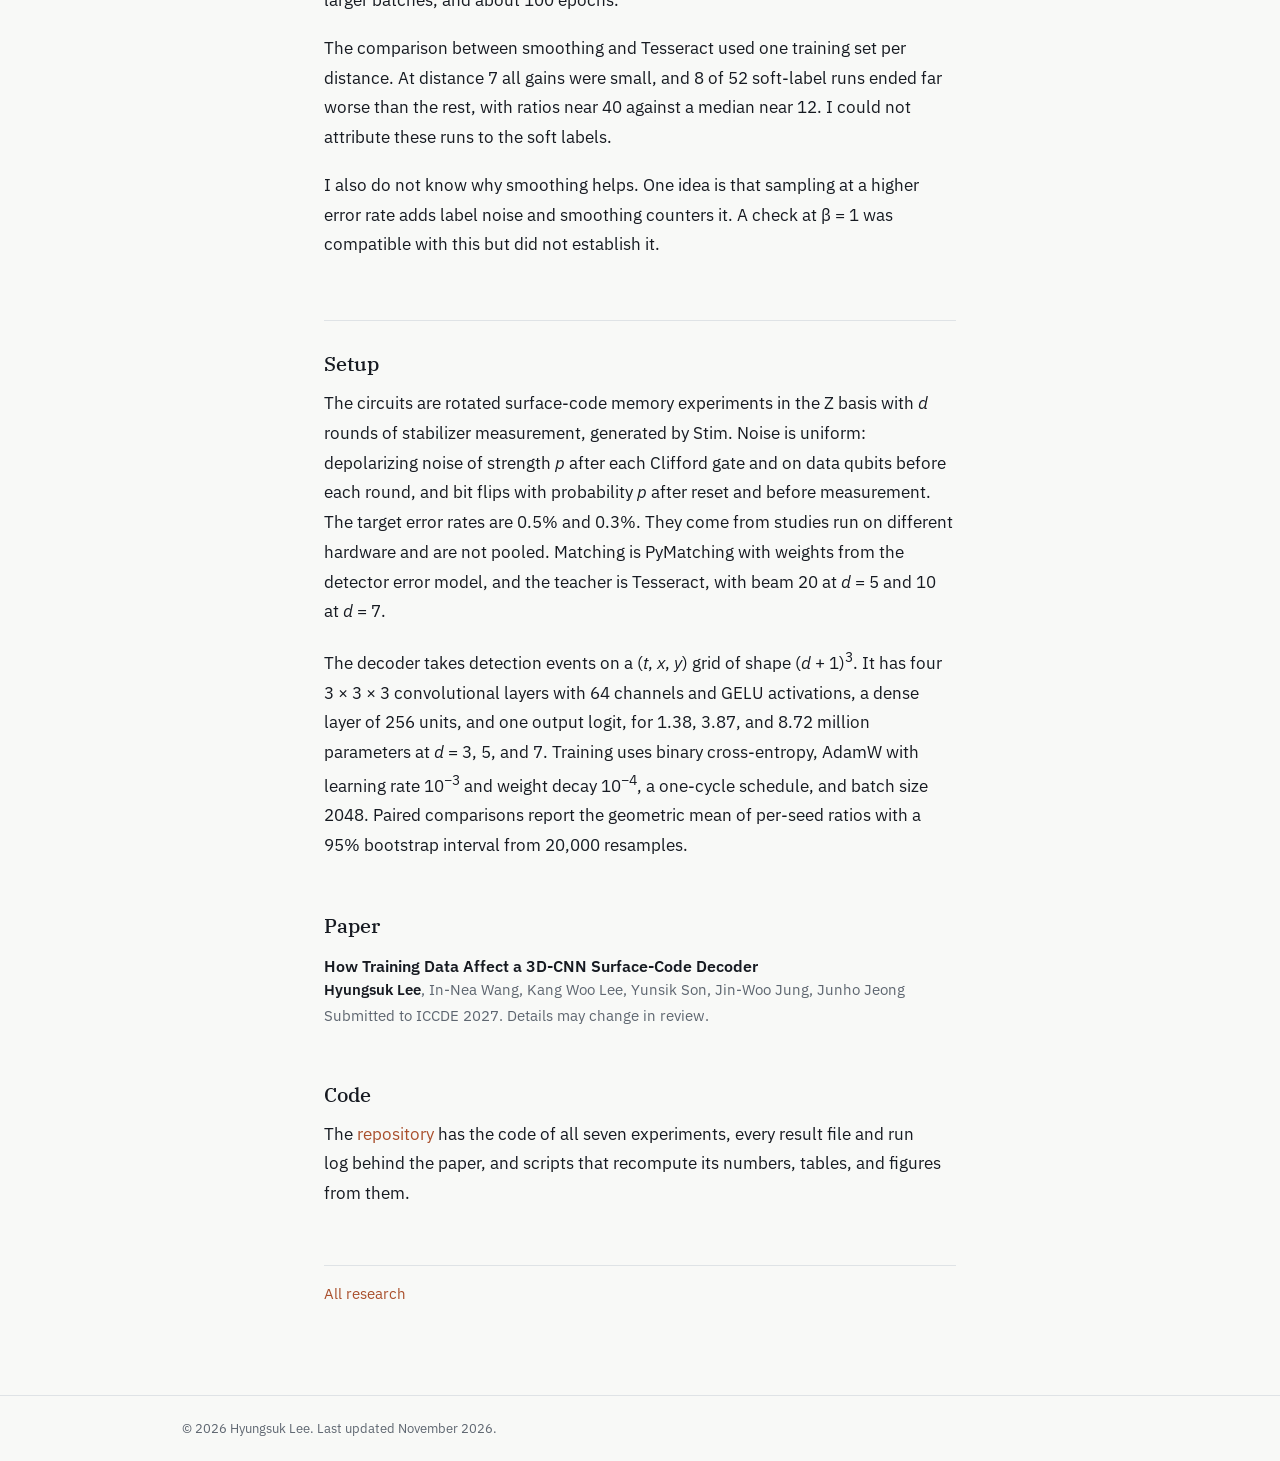
<file: research/decoder-training-data/index.html>
<!DOCTYPE html><html lang="en"><head><meta charset="utf-8"><meta name="viewport" content="width=device-width, initial-scale=1"><title>How training data affect a 3D-CNN surface-code decoder · Hyungsuk Lee</title><meta name="description" content="A neural decoder learns from simulated shots, so which shots to generate and what label each carries are choices. Keeping the shots that matching gets wrong sounds like a good one, and it made the decoder worse. Sampling at a higher error rate and plain label smoothing did the most."><link rel="canonical" href="https://ansis.dev/research/decoder-training-data/"><link rel="icon" href="/favicon.svg" type="image/svg+xml"><meta property="og:title" content="How training data affect a 3D-CNN surface-code decoder · Hyungsuk Lee"><meta property="og:description" content="A neural decoder learns from simulated shots, so which shots to generate and what label each carries are choices. Keeping the shots that matching gets wrong sounds like a good one, and it made the decoder worse. Sampling at a higher error rate and plain label smoothing did the most."><meta property="og:type" content="website"><meta property="og:url" content="https://ansis.dev/research/decoder-training-data/"><meta property="og:image" content="https://ansis.dev/og.png"><meta property="og:image:width" content="600"><meta property="og:image:height" content="600"><meta name="twitter:card" content="summary"><link rel="preconnect" href="https://fonts.googleapis.com"><link rel="preconnect" href="https://fonts.gstatic.com" crossorigin><link rel="stylesheet" href="https://fonts.googleapis.com/css2?family=IBM+Plex+Serif:ital,wght@0,500;0,600;1,500&family=IBM+Plex+Sans:ital,wght@0,400;0,600;1,400&display=swap"><link rel="stylesheet" href="/_astro/Base.CQFf3bfv.css"><style>.prose img.zoomable{cursor:zoom-in}.zoom-overlay{z-index:100;opacity:0;cursor:zoom-out;background:#f8f9f7f7;transition:opacity .25s;position:fixed;inset:0}.zoom-overlay.on{opacity:1}.zoom-img{z-index:101;transform-origin:50%;cursor:zoom-out;max-width:none;margin:0;transition:transform .25s;position:fixed}@media (prefers-reduced-motion:reduce){.zoom-overlay,.zoom-img{transition:none}}
</style></head><body><header class="top"><div class="in"><a class="brand" href="/">Hyungsuk Lee</a><nav><a href="/">Home</a><a href="/research/" aria-current="page">Research</a></nav></div></header><article class="post"><header><p class="crumb"><a href="/research/">Research</a></p><h1>How training data affect a 3D-⁠CNN surface-⁠code decoder</h1><p class="dek">A neural decoder learns from simulated shots, so which shots to generate and what label each carries are choices. Keeping the shots that matching gets wrong sounds like a good one, and it made the decoder worse. Sampling at a higher error rate and plain label smoothing did the most.</p><p class="meta">Independent research. Computing resources and feedback from the CSDC Lab, Dongguk University. 2026.</p></header><dl class="glance"><dt>Codes</dt><dd>Rotated surface-code memory experiments at distances 3, 5, and 7 under circuit-level noise, simulated in Stim.</dd><dt>Decoders</dt><dd>A 3D-CNN with 1.4 to 8.7 million parameters, trained on 10<sup>4</sup> to 4&nbsp;×&nbsp;10<sup>6</sup> shots and compared against minimum-weight perfect matching.</dd><dt>Outputs</dt><dd>A paper under review at ICCDE 2027, and <a href="https://github.com/ansis03/qec-decoder-training-data">code</a> with the results of all seven experiments.</dd></dl><div class="prose"><p>A surface-code decoder reads the outcomes of repeated stabilizer measurements and decides whether the logical qubit has flipped. Minimum-weight perfect matching (MWPM) is the standard way to do this. Neural decoders treat it as a prediction problem, and on real devices they can beat matching.</p>
<p>They learn from simulated data, and a lot of it. AlphaQubit was trained on up to 2 billion examples, and a recent benchmark across architectures found that the amount of data matters more than the architecture. Because the data are simulated, every shot is a choice: at which error rate to sample it, whether to keep it, and what label to give it. These choices get much less attention than the model.</p>
<p>I wanted to know which of them actually matter, and how much training data each one is worth.</p>
<h2 id="three-questions-about-the-data">Three questions about the data</h2>
<p>I studied one family of 3D convolutional neural network (3D-CNN) decoders on surface-code memory experiments at distances 3, 5, and 7, with noise on every gate and measurement. Each result is compared with matching through the ratio of logical error rates (LER), LER / LER<sub>MWPM</sub>. A ratio of 1 means the decoder has caught up with matching.</p>
<p>The first question is which shots to sample. <em>Target-rate</em> sampling draws shots at the error rate the decoder will face. <em>Higher-rate</em> sampling draws them at β times that rate, so errors are more frequent. <em>Failure-enriched</em> sampling keeps every shot that matching gets wrong and fills the rest with shots it gets right. <em>Stratified</em> sampling resamples shots by how many detection events they contain.</p>
<p>The second is how many. Training sets ran from 10<sup>4</sup> to 4 × 10<sup>6</sup> shots.</p>
<p>The third is what label each shot carries. A <em>hard</em> label is the logical flip that actually happened in the simulation. A soft label instead estimates how likely a flip is, given what the decoder sees. At distance 3 that probability can be computed exactly. At larger distances it has to come from a teacher decoder: matching, or Tesseract, a near-optimal decoder that costs far more to run. At distance 7, labeling a million shots with Tesseract took 3.5 hours on 240 threads. <em>Label smoothing</em> needs no teacher. It simply turns every 0 and 1 into 0.05 and 0.95.</p>
<p>Results varied between seeds as much as some of the effects did, so methods are compared seed by seed, with 95% bootstrap intervals. Three results were then rerun as follow-up checks, each with its pass criterion fixed before the run: one to explain why two studies disagreed, one to repeat a single-seed result with eight seeds, and one to test why smoothing helps. That makes seven experiments in all.</p>
<h2 id="two-cheap-choices-did-the-most">Two cheap choices did the most</h2>
<p>At distance 5, the clearest effects came from the training error rate and from label smoothing. Neither needs anything beyond the simulator.</p>
<figure>
  <a href="/img/decoder-fig1.png"><img src="/img/decoder-fig1.png" alt="Bar chart of test logical error rate at distance 5 with one million training shots for five values of beta, stratified, weighted stratified, and failure-enriched sampling, with the matching error rate of 1.41% as a dashed line" width="1424" height="768"></a>
  <figcaption>Figure 1. Test LER at distance 5 with 10<sup>6</sup> training shots and a target error rate of 0.5%. Bars are means of two seeds, and error bars span both. This is panel (b) of Figure 1 in the paper; panel (a), with 10<sup>5</sup> shots, shows no clear difference between β settings.</figcaption>
</figure>
<p>With a million training shots, every β above 1 beat target-rate sampling in both seeds. At β = 2 the error rate was 35% lower, and β = 2 reached the error rate of target-rate sampling at a million shots with 2.56 times fewer shots. Keeping the failures went the other way. It raised the error rate by 36%, and at every training set size both of its seeds were worse than both target-rate seeds. Stratified sampling gave no clear gain.</p>
<p>The labels were compared at a lower target error rate, on one training set sampled at β = 3.</p>
<table>
  <thead><tr><th>Label</th><th>Runs</th><th>Mean ratio</th><th>Median ratio</th></tr></thead>
  <tbody>
    <tr><td>Hard</td><td>9</td><td>1.35</td><td>1.28</td></tr>
    <tr><td>Soft, from matching</td><td>9</td><td>1.23</td><td>1.19</td></tr>
    <tr><td>Soft, from Tesseract</td><td>17</td><td>1.01</td><td>1.00</td></tr>
    <tr><td>Label smoothing</td><td>16</td><td>1.03</td><td>0.99</td></tr>
    <tr><td>Hard, twice the data</td><td>9</td><td>1.00</td><td>1.01</td></tr>
  </tbody>
</table>
<p class="tnote">From Table 2 of the paper. Distance 5, target error rate 0.3%, β&nbsp;=&nbsp;3, and 10<sup>6</sup> training shots except in the last row. The ratio is LER&nbsp;/&nbsp;LER<sub>MWPM</sub>, so lower is better and 1 means parity with matching.</p>
<p>Labels from Tesseract did as well as doubling the data. Label smoothing did as well as Tesseract without any teacher: paired over 16 seeds, its error rate was 1.00 times Tesseract’s, with an interval of 0.96 to 1.05. Against hard labels on the same data, it lowered the error rate by 25%, in all eight paired seeds.</p>
<p>Both choices are free. They need a simulator and nothing else.</p>
<h2 id="why-keeping-the-failures-backfires">Why keeping the failures backfires</h2>
<p>Keeping the failures sounds like hard-example mining: show the decoder more of the shots it has to learn. The catch is that it changes how often failures appear. Matching fails on only a small share of shots, 1.41% in Figure 1. The enriched training set draws from a larger pool and keeps all of its failures, which make up about 7% of the set, but only about 19% of its successes. That multiplies the odds that a training shot is a failure by about 5.3.</p>
<p>A decoder that fits this data learns those odds. It overrules matching on a syndrome whenever matching is wrong there more than about 16% of the time. On real data it should overrule matching only when matching is wrong more than half the time, so every syndrome in between is decided wrongly.</p>
<p>A second likely cause is that many of the kept failures cannot be learned at all. On a separate set of a million shots at distance 5, Tesseract also failed on half of the shots that matching failed on. For shots like these, the most likely explanation of the syndrome points to the wrong answer.</p>
<p>Sampling at a higher error rate shifts the labels too, but through the noise itself rather than by picking shots by their outcome.</p>
<h2 id="what-this-means-for-training-a-decoder">What this means for training a decoder</h2>
<p>The data needed grows quickly with distance. Catching up with matching took about 10<sup>5</sup> shots at distance 3 and 2 to 3 million at distance 5, 17 to 29 times more. At distance 7 the decoder had not caught up with 4 million.</p>
<p>So for this decoder, I would sample above the target error rate once data is not scarce. At distance 5 it started to help between 10<sup>5</sup> and 3 × 10<sup>5</sup> shots. I would not select shots by whether a decoder fails on them. And I would try label smoothing before building a teacher. A teacher pays off when it adds information that hard labels lack: at distance 3, exact probabilities cut the data needed for small training sets by 6 to 8 times, which smoothing did not match. Tesseract, at a far higher cost, showed no difference I could detect from smoothing at distance 5.</p>
<p>The last lesson is about method. A best β chosen on one seed did not hold up with four seeds, and two of my studies disagreed because one trained for more steps. With 3 × 10<sup>5</sup> shots, a floor of 6000 steps made the error rate up to 1.5 times worse than 12 epochs. Data choices should be compared over several seeds and with a training schedule sized to the data.</p>
<h2 id="limitations">Limitations</h2>
<p>Everything here comes from one 3D-CNN on memory experiments with uniform circuit-level noise, at distances up to 7. The amounts of data depend on the training setup. Yan et al. report a 3D-CNN of the same size as my distance-7 model that beats matching at every distance up to 9 with 5 million shots, using dropout, larger batches, and about 100 epochs.</p>
<p>The comparison between smoothing and Tesseract used one training set per distance. At distance 7 all gains were small, and 8 of 52 soft-label runs ended far worse than the rest, with ratios near 40 against a median near 12. I could not attribute these runs to the soft labels.</p>
<p>I also do not know why smoothing helps. One idea is that sampling at a higher error rate adds label noise and smoothing counters it. A check at β = 1 was compatible with this but did not establish it.</p>
<hr>
<h2 id="setup">Setup</h2>
<p>The circuits are rotated surface-code memory experiments in the Z basis with <em>d</em> rounds of stabilizer measurement, generated by Stim. Noise is uniform: depolarizing noise of strength <em>p</em> after each Clifford gate and on data qubits before each round, and bit flips with probability <em>p</em> after reset and before measurement. The target error rates are 0.5% and 0.3%. They come from studies run on different hardware and are not pooled. Matching is PyMatching with weights from the detector error model, and the teacher is Tesseract, with beam 20 at <em>d</em> = 5 and 10 at <em>d</em> = 7.</p>
<p>The decoder takes detection events on a (<em>t</em>, <em>x</em>, <em>y</em>) grid of shape (<em>d</em> + 1)<sup>3</sup>. It has four 3 × 3 × 3 convolutional layers with 64 channels and GELU activations, a dense layer of 256 units, and one output logit, for 1.38, 3.87, and 8.72 million parameters at <em>d</em> = 3, 5, and 7. Training uses binary cross-entropy, AdamW with learning rate 10<sup>−3</sup> and weight decay 10<sup>−4</sup>, a one-cycle schedule, and batch size 2048. Paired comparisons report the geometric mean of per-seed ratios with a 95% bootstrap interval from 20,000 resamples.</p>
<h2 id="paper">Paper</h2>
<div class="pub">
  <p class="t">How Training Data Affect a 3D-CNN Surface-Code Decoder</p>
  <p class="au"><b>Hyungsuk Lee</b>, In-Nea Wang, Kang Woo Lee, Yunsik Son, Jin-Woo Jung, Junho Jeong</p>
  <p class="v">Submitted to ICCDE 2027. Details may change in review.</p>
</div>
<h2 id="code">Code</h2>
<p>The <a href="https://github.com/ansis03/qec-decoder-training-data">repository</a> has the code of all seven experiments, every result file and run log behind the paper, and scripts that recompute its numbers, tables, and figures from them.</p>
</div><p class="back"><a href="/research/">All research</a></p></article><footer><div class="in">© 2026 Hyungsuk Lee. Last updated November 2026.</div></footer></body></html><script type="module">var e=window.matchMedia(`(prefers-reduced-motion: reduce)`).matches?0:250,t=null,n=0,r=``;function i(e){if(t)return;let i=e.getBoundingClientRect(),o=window.innerWidth,s=window.innerHeight,c=i.height/i.width,l=Math.min(o-48,e.naturalWidth),u=l*c;u>s-48&&(u=s-48,l=u/c);let d=l/i.width,f=o/2-(i.left+i.width/2),p=s/2-(i.top+i.height/2),m=document.createElement(`div`);m.className=`zoom-overlay`;let h=e.cloneNode();h.className=`zoom-img`,h.removeAttribute(`width`),h.removeAttribute(`height`),Object.assign(h.style,{left:`${i.left}px`,top:`${i.top}px`,width:`${i.width}px`,height:`${i.height}px`}),document.body.append(m,h),e.style.visibility=`hidden`,t={img:e,clone:h,overlay:m},n=window.scrollY,r=`${o}x${s}`,h.getBoundingClientRect(),m.classList.add(`on`),h.style.transform=`translate(${f}px, ${p}px) scale(${d})`,m.addEventListener(`click`,a),h.addEventListener(`click`,a)}function a(){if(!t)return;let{img:n,clone:r,overlay:i}=t;t=null,i.classList.remove(`on`),r.style.transform=``,setTimeout(()=>{r.remove(),i.remove(),n.style.visibility=``},e)}document.querySelectorAll(`.prose figure img`).forEach(e=>{e.classList.add(`zoomable`),e.addEventListener(`click`,t=>{t.preventDefault(),i(e)})}),document.addEventListener(`keydown`,e=>{e.key===`Escape`&&a()}),window.addEventListener(`scroll`,()=>{t&&Math.abs(window.scrollY-n)>40&&a()},{passive:!0}),window.addEventListener(`resize`,()=>{t&&`${window.innerWidth}x${window.innerHeight}`!==r&&a()});</script>
</file>
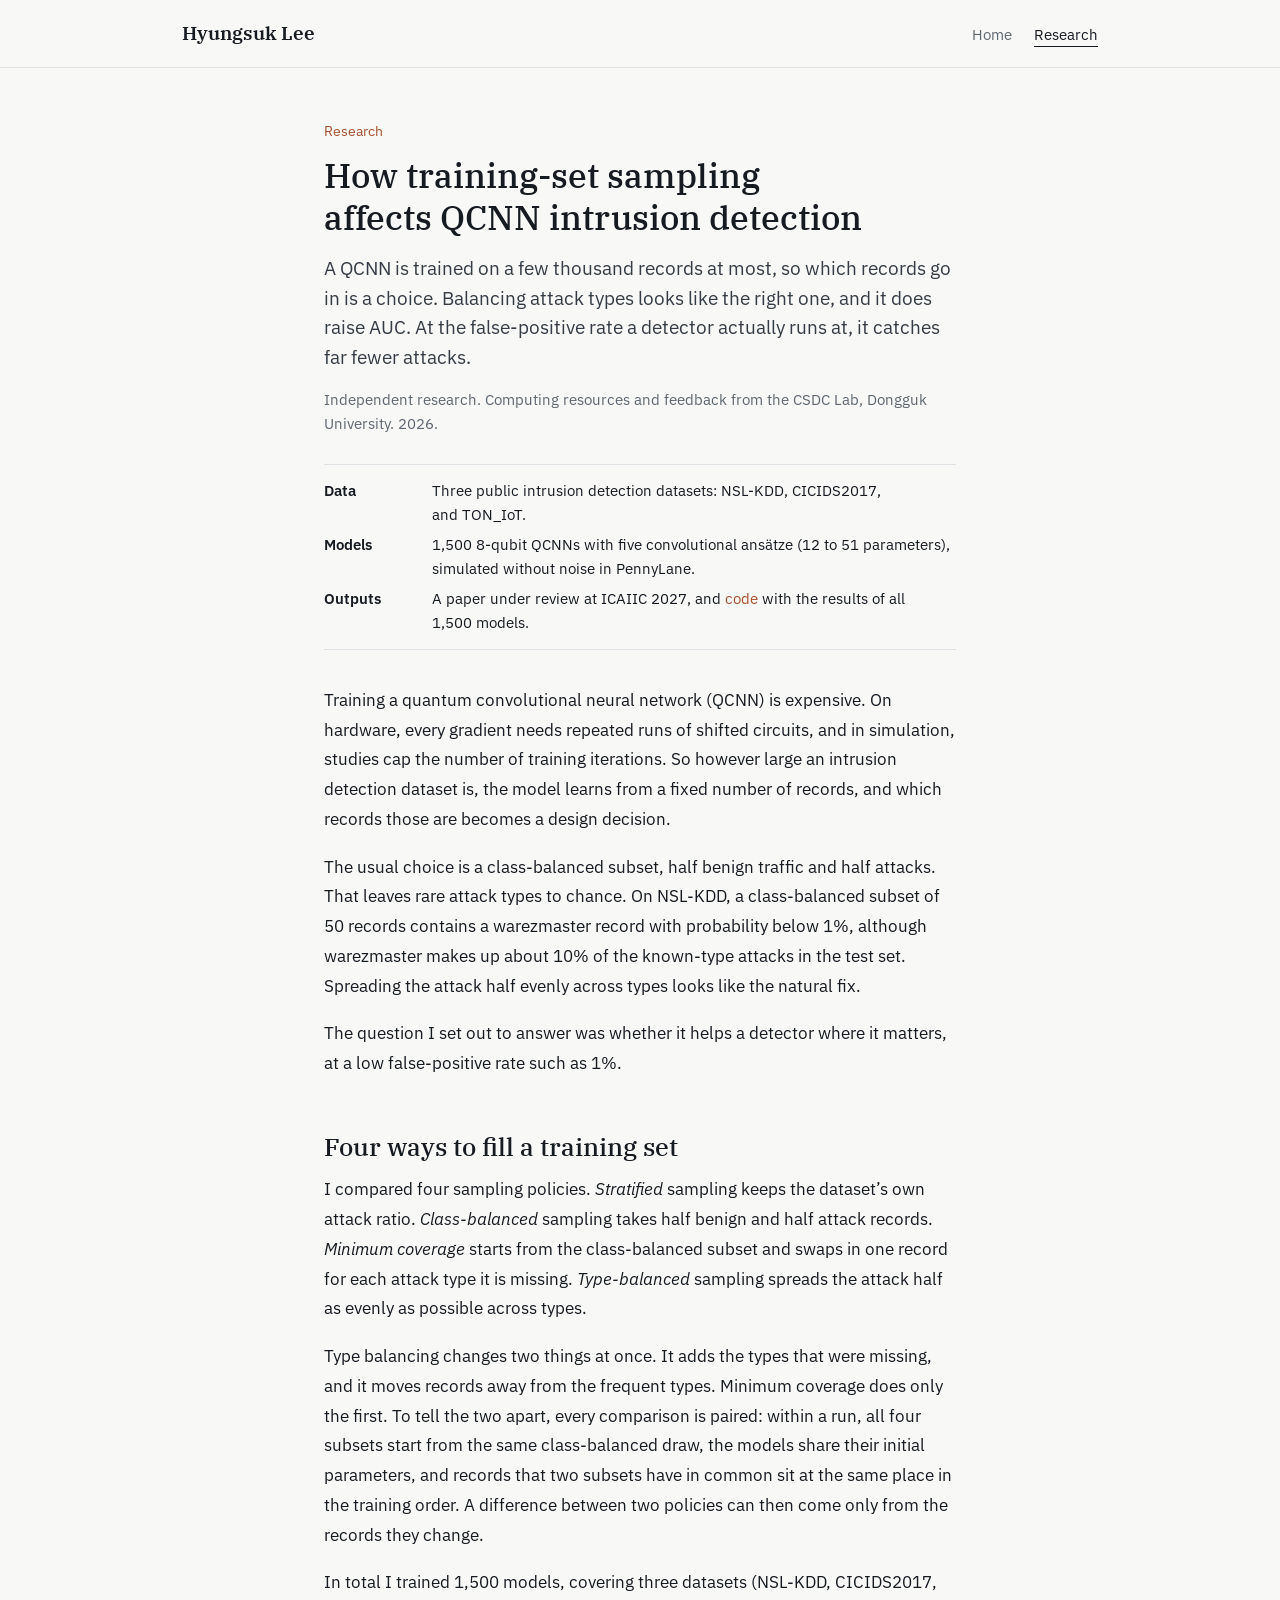
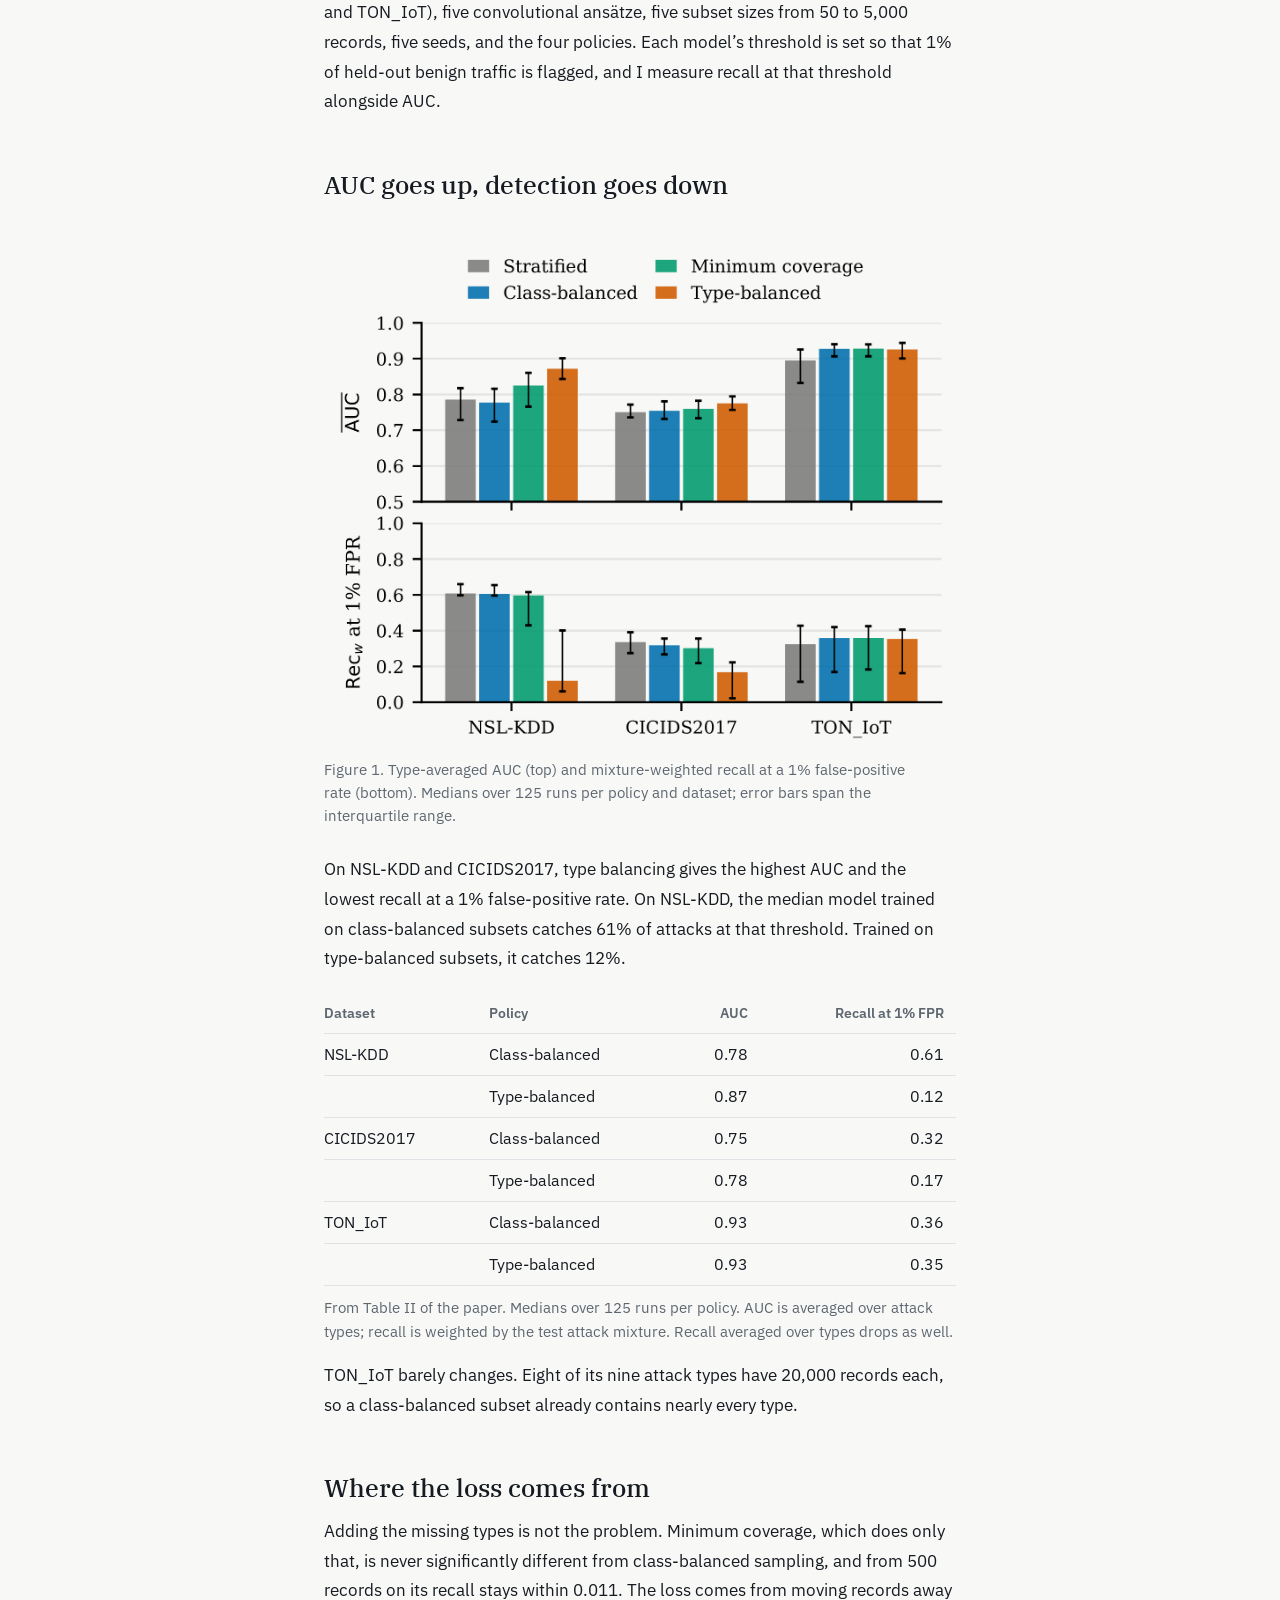
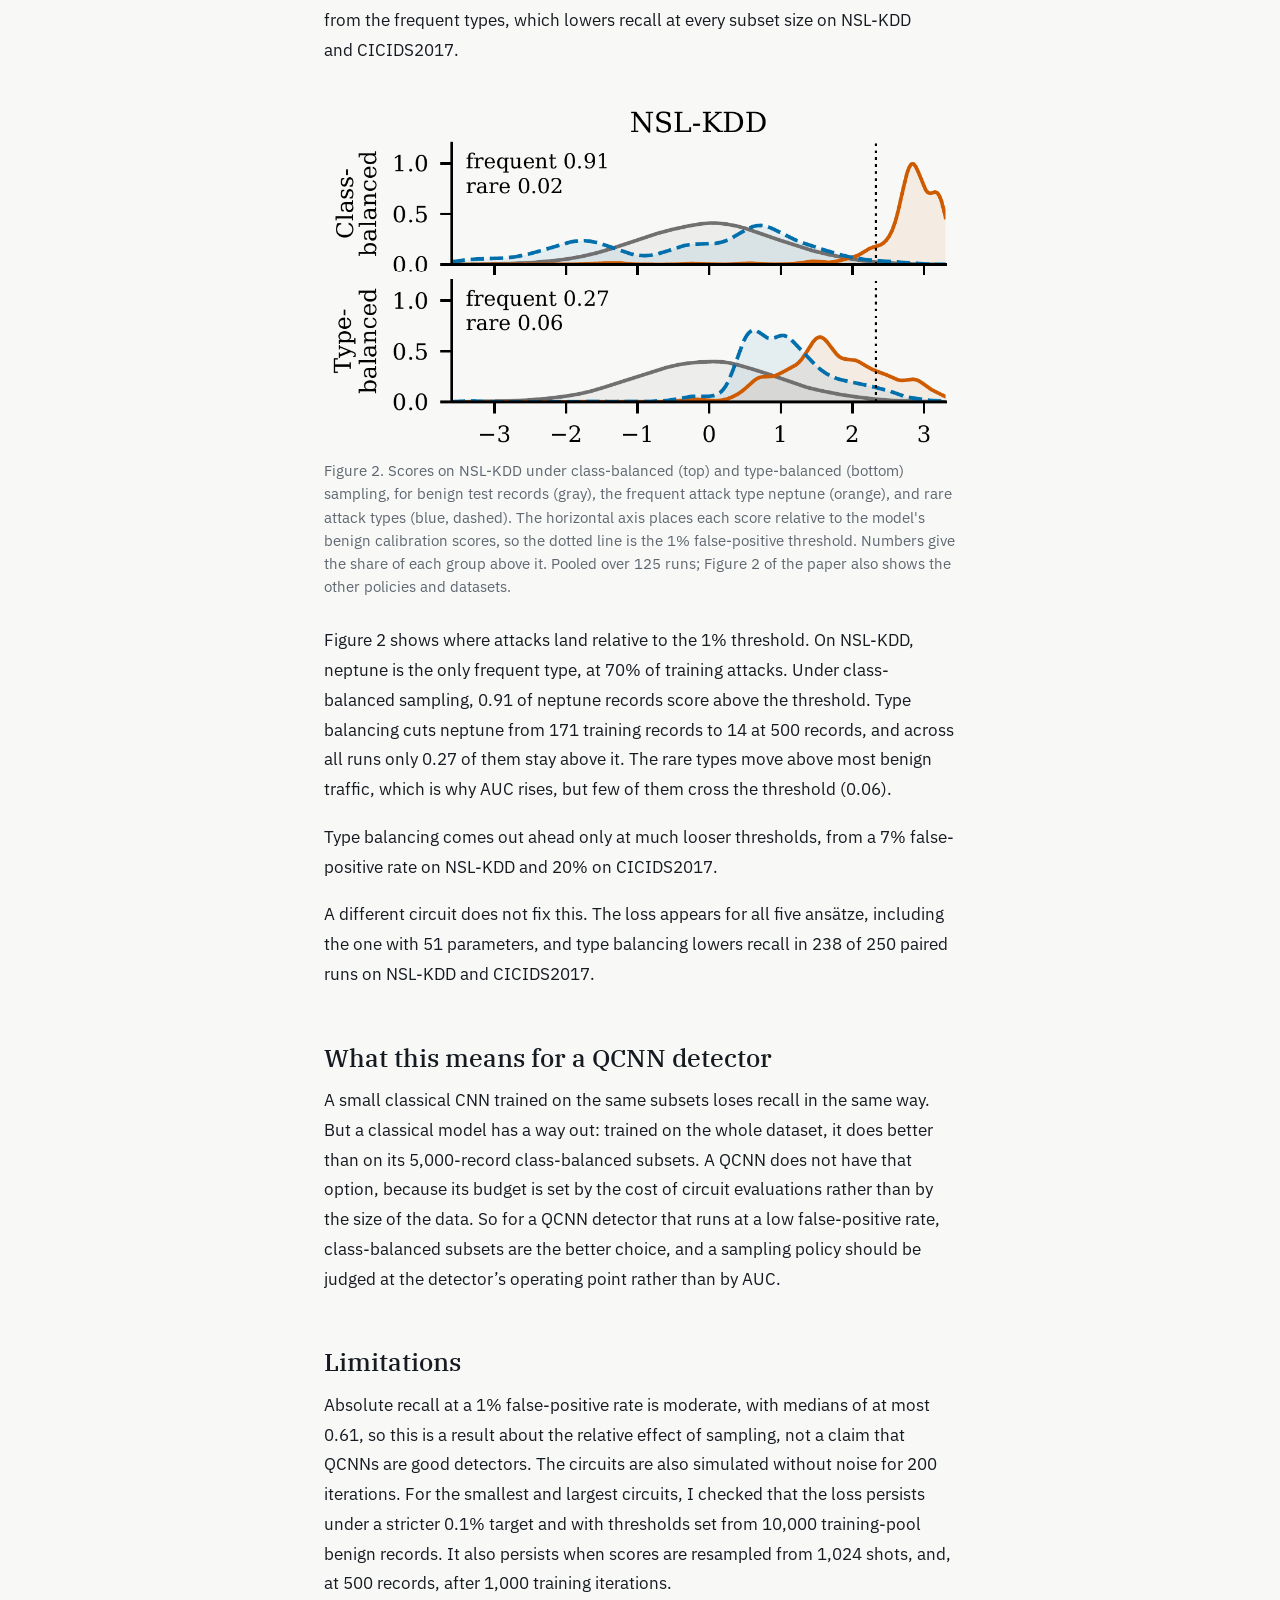
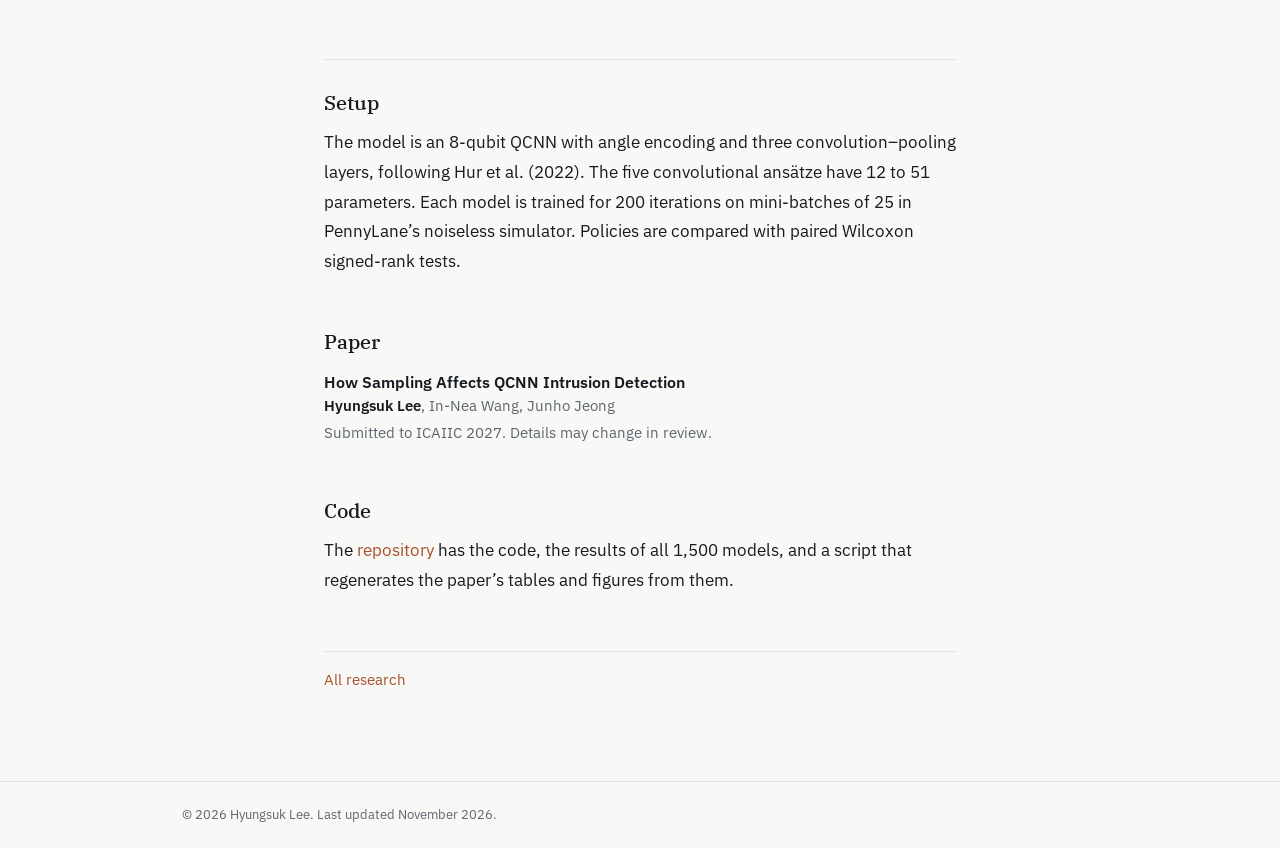
<file: research/qcnn-sampling/index.html>
<!DOCTYPE html><html lang="en"><head><meta charset="utf-8"><meta name="viewport" content="width=device-width, initial-scale=1"><title>How training-set sampling affects QCNN intrusion detection · Hyungsuk Lee</title><meta name="description" content="A QCNN is trained on a few thousand records at most, so which records go in is a choice. Balancing attack types looks like the right one, and it does raise AUC. At the false-positive rate a detector actually runs at, it catches far fewer attacks."><link rel="canonical" href="https://ansis.dev/research/qcnn-sampling/"><link rel="icon" href="/favicon.svg" type="image/svg+xml"><meta property="og:title" content="How training-set sampling affects QCNN intrusion detection · Hyungsuk Lee"><meta property="og:description" content="A QCNN is trained on a few thousand records at most, so which records go in is a choice. Balancing attack types looks like the right one, and it does raise AUC. At the false-positive rate a detector actually runs at, it catches far fewer attacks."><meta property="og:type" content="website"><meta property="og:url" content="https://ansis.dev/research/qcnn-sampling/"><meta property="og:image" content="https://ansis.dev/og.png"><meta property="og:image:width" content="600"><meta property="og:image:height" content="600"><meta name="twitter:card" content="summary"><link rel="preconnect" href="https://fonts.googleapis.com"><link rel="preconnect" href="https://fonts.gstatic.com" crossorigin><link rel="stylesheet" href="https://fonts.googleapis.com/css2?family=IBM+Plex+Serif:ital,wght@0,500;0,600;1,500&family=IBM+Plex+Sans:ital,wght@0,400;0,600;1,400&display=swap"><link rel="stylesheet" href="/_astro/Base.CQFf3bfv.css"><style>.prose img.zoomable{cursor:zoom-in}.zoom-overlay{z-index:100;opacity:0;cursor:zoom-out;background:#f8f9f7f7;transition:opacity .25s;position:fixed;inset:0}.zoom-overlay.on{opacity:1}.zoom-img{z-index:101;transform-origin:50%;cursor:zoom-out;max-width:none;margin:0;transition:transform .25s;position:fixed}@media (prefers-reduced-motion:reduce){.zoom-overlay,.zoom-img{transition:none}}
</style></head><body><header class="top"><div class="in"><a class="brand" href="/">Hyungsuk Lee</a><nav><a href="/">Home</a><a href="/research/" aria-current="page">Research</a></nav></div></header><article class="post"><header><p class="crumb"><a href="/research/">Research</a></p><h1>How training-⁠set sampling affects QCNN intrusion detection</h1><p class="dek">A QCNN is trained on a few thousand records at most, so which records go in is a choice. Balancing attack types looks like the right one, and it does raise AUC. At the false-positive rate a detector actually runs at, it catches far fewer attacks.</p><p class="meta">Independent research. Computing resources and feedback from the CSDC Lab, Dongguk University. 2026.</p></header><dl class="glance"><dt>Data</dt><dd>Three public intrusion detection datasets: NSL-KDD, CICIDS2017, and TON_IoT.</dd><dt>Models</dt><dd>1,500 8-qubit QCNNs with five convolutional ansätze (12 to 51 parameters), simulated without noise in PennyLane.</dd><dt>Outputs</dt><dd>A paper under review at ICAIIC 2027, and <a href="https://github.com/ansis03/qcnn-intrusion-detection-benchmark">code</a> with the results of all 1,500 models.</dd></dl><div class="prose"><p>Training a quantum convolutional neural network (QCNN) is expensive. On hardware, every gradient needs repeated runs of shifted circuits, and in simulation, studies cap the number of training iterations. So however large an intrusion detection dataset is, the model learns from a fixed number of records, and which records those are becomes a design decision.</p>
<p>The usual choice is a class-balanced subset, half benign traffic and half attacks. That leaves rare attack types to chance. On NSL-KDD, a class-balanced subset of 50 records contains a warezmaster record with probability below 1%, although warezmaster makes up about 10% of the known-type attacks in the test set. Spreading the attack half evenly across types looks like the natural fix.</p>
<p>The question I set out to answer was whether it helps a detector where it matters, at a low false-positive rate such as 1%.</p>
<h2 id="four-ways-to-fill-a-training-set">Four ways to fill a training set</h2>
<p>I compared four sampling policies. <em>Stratified</em> sampling keeps the dataset’s own attack ratio. <em>Class-balanced</em> sampling takes half benign and half attack records. <em>Minimum coverage</em> starts from the class-balanced subset and swaps in one record for each attack type it is missing. <em>Type-balanced</em> sampling spreads the attack half as evenly as possible across types.</p>
<p>Type balancing changes two things at once. It adds the types that were missing, and it moves records away from the frequent types. Minimum coverage does only the first. To tell the two apart, every comparison is paired: within a run, all four subsets start from the same class-balanced draw, the models share their initial parameters, and records that two subsets have in common sit at the same place in the training order. A difference between two policies can then come only from the records they change.</p>
<p>In total I trained 1,500 models, covering three datasets (NSL-KDD, CICIDS2017, and TON_IoT), five convolutional ansätze, five subset sizes from 50 to 5,000 records, five seeds, and the four policies. Each model’s threshold is set so that 1% of held-out benign traffic is flagged, and I measure recall at that threshold alongside AUC.</p>
<h2 id="auc-goes-up-detection-goes-down">AUC goes up, detection goes down</h2>
<figure>
  <a href="/img/qcnn-fig1.png"><img src="/img/qcnn-fig1.png" alt="Bar charts of type-averaged AUC and recall at 1% false-positive rate for four sampling policies on three datasets" width="1434" height="1157"></a>
  <figcaption>Figure 1. Type-averaged AUC (top) and mixture-weighted recall at a 1% false-positive rate (bottom). Medians over 125 runs per policy and dataset; error bars span the interquartile range.</figcaption>
</figure>
<p>On NSL-KDD and CICIDS2017, type balancing gives the highest AUC and the lowest recall at a 1% false-positive rate. On NSL-KDD, the median model trained on class-balanced subsets catches 61% of attacks at that threshold. Trained on type-balanced subsets, it catches 12%.</p>
<table class="text2">
  <thead><tr><th>Dataset</th><th>Policy</th><th>AUC</th><th>Recall at 1% FPR</th></tr></thead>
  <tbody>
    <tr><td>NSL-KDD</td><td>Class-balanced</td><td>0.78</td><td>0.61</td></tr>
    <tr><td></td><td>Type-balanced</td><td>0.87</td><td>0.12</td></tr>
    <tr><td>CICIDS2017</td><td>Class-balanced</td><td>0.75</td><td>0.32</td></tr>
    <tr><td></td><td>Type-balanced</td><td>0.78</td><td>0.17</td></tr>
    <tr><td>TON_IoT</td><td>Class-balanced</td><td>0.93</td><td>0.36</td></tr>
    <tr><td></td><td>Type-balanced</td><td>0.93</td><td>0.35</td></tr>
  </tbody>
</table>
<p class="tnote">From Table II of the paper. Medians over 125 runs per policy. AUC is averaged over attack types; recall is weighted by the test attack mixture. Recall averaged over types drops as well.</p>
<p>TON_IoT barely changes. Eight of its nine attack types have 20,000 records each, so a class-balanced subset already contains nearly every type.</p>
<h2 id="where-the-loss-comes-from">Where the loss comes from</h2>
<p>Adding the missing types is not the problem. Minimum coverage, which does only that, is never significantly different from class-balanced sampling, and from 500 records on its recall stays within 0.011. The loss comes from moving records away from the frequent types, which lowers recall at every subset size on NSL-KDD and CICIDS2017.</p>
<figure>
  <a href="/img/qcnn-fig2-scores.png"><img src="/img/qcnn-fig2-scores.png" alt="Score distributions on NSL-KDD under class-balanced and type-balanced sampling, for benign records, the frequent attack type, and rare attack types, with the 1% false-positive threshold marked" width="1065" height="586"></a>
  <figcaption>Figure 2. Scores on NSL-KDD under class-balanced (top) and type-balanced (bottom) sampling, for benign test records (gray), the frequent attack type neptune (orange), and rare attack types (blue, dashed). The horizontal axis places each score relative to the model's benign calibration scores, so the dotted line is the 1% false-positive threshold. Numbers give the share of each group above it. Pooled over 125 runs; Figure 2 of the paper also shows the other policies and datasets.</figcaption>
</figure>
<p>Figure 2 shows where attacks land relative to the 1% threshold. On NSL-KDD, neptune is the only frequent type, at 70% of training attacks. Under class-balanced sampling, 0.91 of neptune records score above the threshold. Type balancing cuts neptune from 171 training records to 14 at 500 records, and across all runs only 0.27 of them stay above it. The rare types move above most benign traffic, which is why AUC rises, but few of them cross the threshold (0.06).</p>
<p>Type balancing comes out ahead only at much looser thresholds, from a 7% false-positive rate on NSL-KDD and 20% on CICIDS2017.</p>
<p>A different circuit does not fix this. The loss appears for all five ansätze, including the one with 51 parameters, and type balancing lowers recall in 238 of 250 paired runs on NSL-KDD and CICIDS2017.</p>
<h2 id="what-this-means-for-a-qcnn-detector">What this means for a QCNN detector</h2>
<p>A small classical CNN trained on the same subsets loses recall in the same way. But a classical model has a way out: trained on the whole dataset, it does better than on its 5,000-record class-balanced subsets. A QCNN does not have that option, because its budget is set by the cost of circuit evaluations rather than by the size of the data. So for a QCNN detector that runs at a low false-positive rate, class-balanced subsets are the better choice, and a sampling policy should be judged at the detector’s operating point rather than by AUC.</p>
<h2 id="limitations">Limitations</h2>
<p>Absolute recall at a 1% false-positive rate is moderate, with medians of at most 0.61, so this is a result about the relative effect of sampling, not a claim that QCNNs are good detectors. The circuits are also simulated without noise for 200 iterations. For the smallest and largest circuits, I checked that the loss persists under a stricter 0.1% target and with thresholds set from 10,000 training-pool benign records. It also persists when scores are resampled from 1,024 shots, and, at 500 records, after 1,000 training iterations.</p>
<hr>
<h2 id="setup">Setup</h2>
<p>The model is an 8-qubit QCNN with angle encoding and three convolution–pooling layers, following Hur et al. (2022). The five convolutional ansätze have 12 to 51 parameters. Each model is trained for 200 iterations on mini-batches of 25 in PennyLane’s noiseless simulator. Policies are compared with paired Wilcoxon signed-rank tests.</p>
<h2 id="paper">Paper</h2>
<div class="pub">
  <p class="t">How Sampling Affects QCNN Intrusion Detection</p>
  <p class="au"><b>Hyungsuk Lee</b>, In-Nea Wang, Junho Jeong</p>
  <p class="v">Submitted to ICAIIC 2027. Details may change in review.</p>
</div>
<h2 id="code">Code</h2>
<p>The <a href="https://github.com/ansis03/qcnn-intrusion-detection-benchmark">repository</a> has the code, the results of all 1,500 models, and a script that regenerates the paper’s tables and figures from them.</p>
</div><p class="back"><a href="/research/">All research</a></p></article><footer><div class="in">© 2026 Hyungsuk Lee. Last updated November 2026.</div></footer></body></html><script type="module">var e=window.matchMedia(`(prefers-reduced-motion: reduce)`).matches?0:250,t=null,n=0,r=``;function i(e){if(t)return;let i=e.getBoundingClientRect(),o=window.innerWidth,s=window.innerHeight,c=i.height/i.width,l=Math.min(o-48,e.naturalWidth),u=l*c;u>s-48&&(u=s-48,l=u/c);let d=l/i.width,f=o/2-(i.left+i.width/2),p=s/2-(i.top+i.height/2),m=document.createElement(`div`);m.className=`zoom-overlay`;let h=e.cloneNode();h.className=`zoom-img`,h.removeAttribute(`width`),h.removeAttribute(`height`),Object.assign(h.style,{left:`${i.left}px`,top:`${i.top}px`,width:`${i.width}px`,height:`${i.height}px`}),document.body.append(m,h),e.style.visibility=`hidden`,t={img:e,clone:h,overlay:m},n=window.scrollY,r=`${o}x${s}`,h.getBoundingClientRect(),m.classList.add(`on`),h.style.transform=`translate(${f}px, ${p}px) scale(${d})`,m.addEventListener(`click`,a),h.addEventListener(`click`,a)}function a(){if(!t)return;let{img:n,clone:r,overlay:i}=t;t=null,i.classList.remove(`on`),r.style.transform=``,setTimeout(()=>{r.remove(),i.remove(),n.style.visibility=``},e)}document.querySelectorAll(`.prose figure img`).forEach(e=>{e.classList.add(`zoomable`),e.addEventListener(`click`,t=>{t.preventDefault(),i(e)})}),document.addEventListener(`keydown`,e=>{e.key===`Escape`&&a()}),window.addEventListener(`scroll`,()=>{t&&Math.abs(window.scrollY-n)>40&&a()},{passive:!0}),window.addEventListener(`resize`,()=>{t&&`${window.innerWidth}x${window.innerHeight}`!==r&&a()});</script>
</file>
<file: _astro/Base.CQFf3bfv.css>
:root{--bg:#f8f9f7;--text:#161a21;--muted:#5e6670;--line:#dfe3e6;--acc:#a94f2c;--hfont:"IBM Plex Serif", Georgia, serif;--bfont:"IBM Plex Sans", system-ui, sans-serif;--wide:980px}*{box-sizing:border-box;margin:0;padding:0}html,body{background:var(--bg)}body{font-family:var(--bfont);color:var(--text);-webkit-font-smoothing:antialiased;font-size:15px;line-height:1.65}a{color:var(--acc);text-decoration:none}a:hover{text-underline-offset:3px;text-decoration:underline}img{max-width:100%;height:auto}p,li,dd,figcaption{text-wrap:pretty}.nw{white-space:nowrap}h1,h2,h3{text-wrap:balance}.top{border-bottom:1px solid var(--line)}.top .in{max-width:var(--wide);justify-content:space-between;align-items:baseline;margin:0 auto;padding:18px 32px;display:flex}.brand{font-family:var(--hfont);color:var(--text);font-size:19px;font-weight:600}.brand:hover{text-decoration:none}.top nav{gap:22px;font-size:15px;display:flex}.top nav a{color:var(--muted)}.top nav a[aria-current=page]{color:var(--text);text-underline-offset:6px;text-decoration:underline 1px}footer{border-top:1px solid var(--line)}footer .in{max-width:var(--wide);color:var(--muted);margin:0 auto;padding:22px 32px;font-size:13px}.home{max-width:var(--wide);grid-template-columns:220px 1fr;gap:64px;margin:0 auto;padding:44px 32px 72px;display:grid}.side .photo{aspect-ratio:4/5;object-fit:cover;object-position:center 30%;border:1px solid var(--line);background:#fff;border-radius:4px;width:180px;margin-bottom:20px;display:block}.side h1{font-family:var(--hfont);font-size:24px;font-weight:500;line-height:1.2}.side .role{color:var(--muted);margin-top:6px;font-size:14px;line-height:1.45}.side .mail{margin-top:12px;font-size:14px;display:inline-block}.side .links{gap:14px;margin-top:4px;font-size:14px;display:flex}.side h2{font-family:var(--bfont);margin-top:28px;margin-bottom:4px;font-size:14px;font-weight:600}.side ul{font-size:14px;line-height:1.75;list-style:none}.side li{text-indent:-1em;padding-left:1em}.main{font-size:16px}.main .bio p{margin-bottom:14px}.main h2{font-family:var(--hfont);margin:38px 0 12px;font-size:22px;font-weight:500}.main h3{color:var(--muted);margin:22px 0 6px;font-size:15px;font-weight:600}.news{list-style:none}.news li{grid-template-columns:76px 1fr;gap:14px;margin-bottom:8px;display:grid}.news .d{color:var(--muted);font-variant-numeric:tabular-nums;white-space:nowrap}.pub{margin-bottom:16px}.pub .t{font-weight:600;line-height:1.4}.pub .au{color:var(--muted);margin-top:2px;font-size:15px}.pub .au b{color:var(--text);font-weight:600}.pub .v{color:var(--muted);font-size:15px}.pub .l{font-size:14.5px}.pub .l a+a:before{content:" · ";color:var(--muted)}.page{max-width:var(--wide);margin:0 auto;padding:40px 32px 80px}.col{max-width:700px}.page h1{font-family:var(--hfont);font-size:31px;font-weight:500;line-height:1.25}.crumb{margin-bottom:12px;font-size:14px}.intro{color:var(--muted);margin-top:12px}.post{max-width:680px;margin:0 auto;padding:52px 24px 88px}.post h1{font-family:var(--hfont);font-size:34px;font-weight:500;line-height:1.22}.post .dek{color:#353c45;margin-top:16px;font-size:19px;line-height:1.55}.post .meta{color:var(--muted);margin-top:16px;font-size:14.5px}.glance{border-top:1px solid var(--line);border-bottom:1px solid var(--line);grid-template-columns:90px 1fr;gap:6px 18px;margin-top:28px;padding:14px 0;font-size:15px;display:grid}.glance dt{font-weight:600}.glance dd{line-height:1.6}.prose{margin-top:36px;font-size:17px;line-height:1.75}.prose h2{font-family:var(--hfont);margin:52px 0 12px;font-size:25px;font-weight:500;line-height:1.3}.prose p+p{margin-top:18px}.prose ol,.prose ul{margin-top:14px;padding-left:22px}.prose li{margin-bottom:10px;padding-left:4px}.prose li::marker{color:var(--muted)}.prose figure{margin:36px 0 28px}.prose figure img{width:100%;display:block}.prose figcaption{color:var(--muted);margin-top:10px;font-size:14.5px;line-height:1.6}.prose table{border-collapse:collapse;font-variant-numeric:tabular-nums;width:100%;margin-top:20px;font-size:15.5px}.prose th,.prose td{text-align:right;border-bottom:1px solid var(--line);padding:7px 12px}.prose th:first-child,.prose td:first-child{text-align:left;padding-left:0}.prose th{color:var(--muted);font-size:14px;font-weight:600}.prose table.text2 th:nth-child(2),.prose table.text2 td:nth-child(2){text-align:left}.prose .tnote{color:var(--muted);margin-top:10px;font-size:14.5px;line-height:1.6}.prose .pub{margin-top:16px;margin-bottom:0;font-size:16px}.prose .pub p+p{margin-top:0}.prose .pub+p{margin-top:18px}.prose hr{border:0;border-top:1px solid var(--line);margin:60px 0 0}.prose hr+h2{margin-top:30px}.prose hr~h2{font-size:20px}.back{border-top:1px solid var(--line);margin-top:56px;padding-top:16px;font-size:15px}.rlist .intro{color:var(--muted);margin-top:14px;font-size:17px;line-height:1.6}.rgroup h2{font-family:var(--hfont);margin:44px 0 4px;font-size:24px;font-weight:500}.ritem{margin-top:16px}.ritem .t{font-size:16.5px;font-weight:600;line-height:1.45}.ritem .s{color:var(--muted);margin-top:3px;font-size:15.5px;line-height:1.6}.ritem .st{margin-top:0}@media (width<=760px){.home{grid-template-columns:1fr;gap:28px;padding-top:28px}.side .photo{width:132px}.page h1{font-size:26px}.top .in{padding:14px 20px}.brand{white-space:nowrap;font-size:17px}.top nav{gap:16px}footer .in{padding:20px}.prose table{font-size:14px;display:block;overflow-x:auto}.prose th,.prose td{padding:6px 5px}.prose th:first-child,.prose td:first-child{min-width:6em}.prose th{font-size:13px}.post{padding:32px 20px 64px}.post h1{font-size:27px}.post .dek{font-size:17.5px}.prose{font-size:16.5px}.glance{grid-template-columns:1fr;gap:0}.glance dd{margin-bottom:8px}}
</file>
